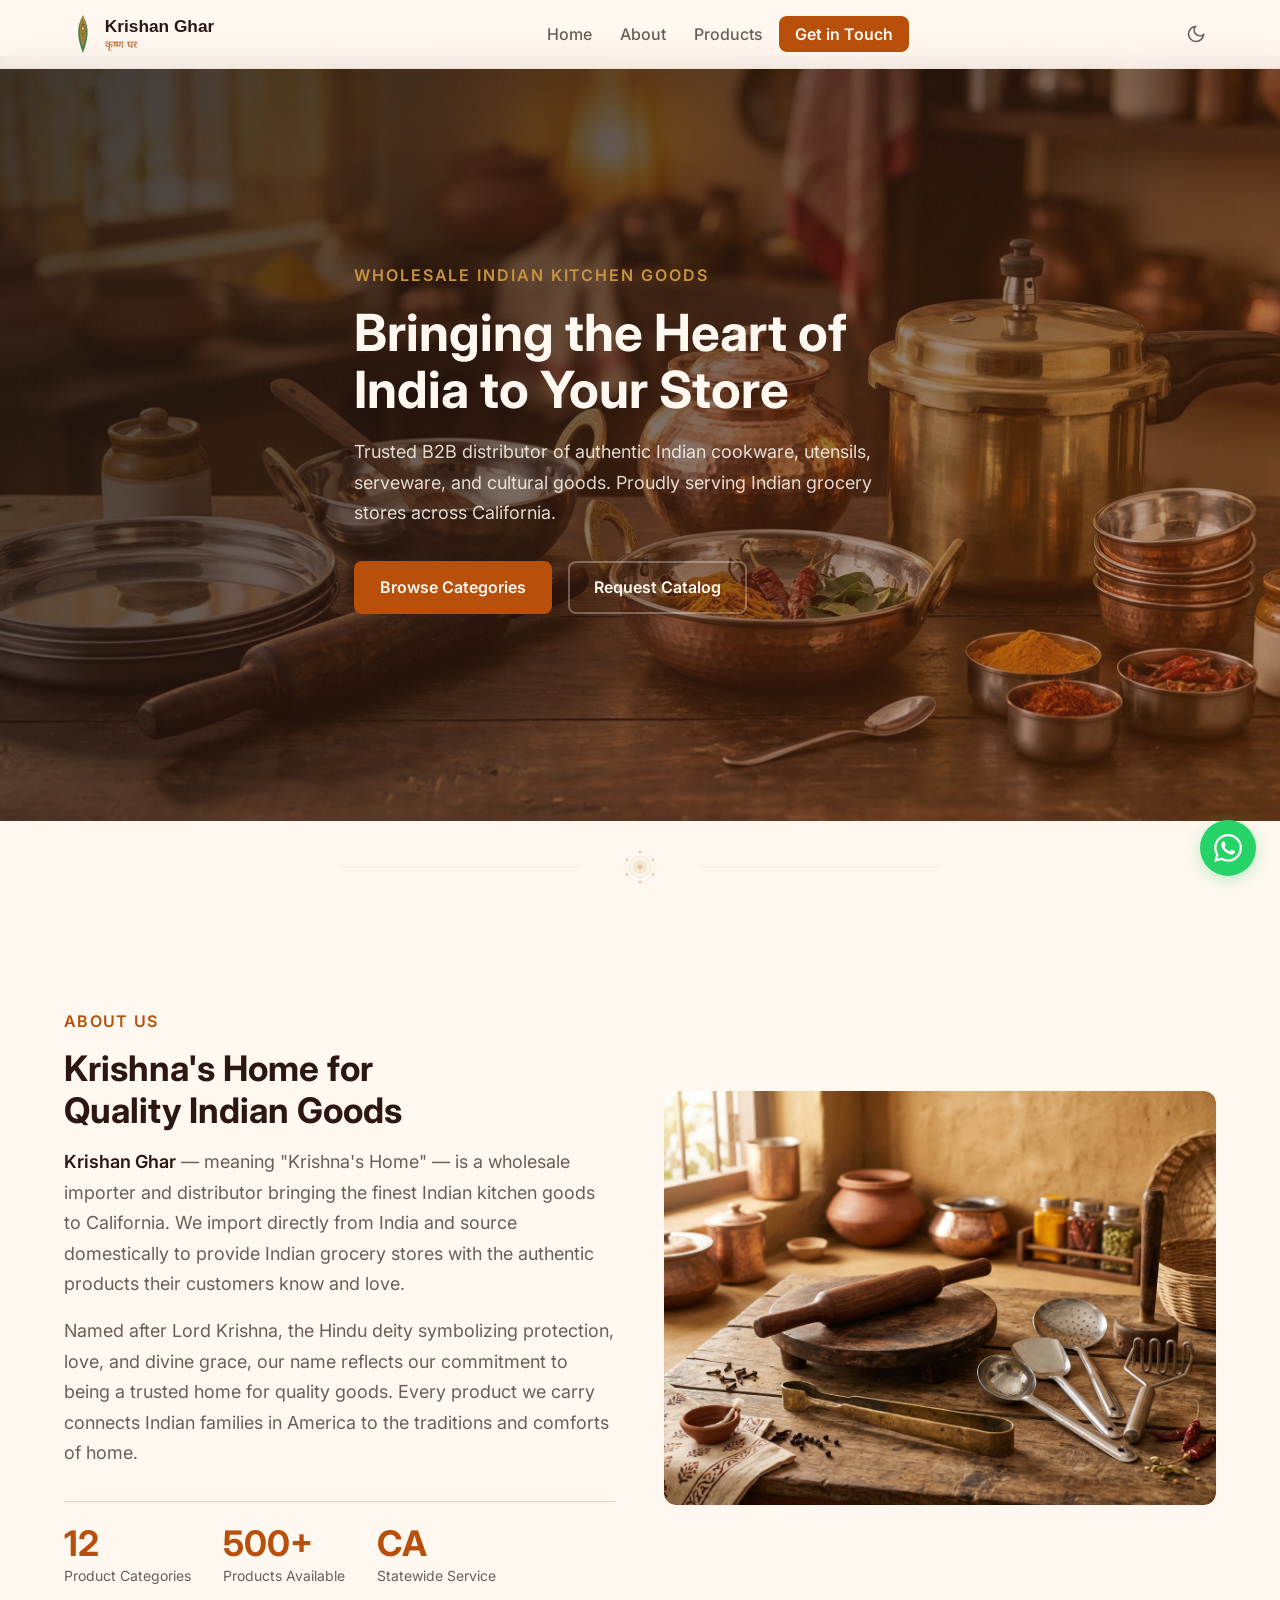
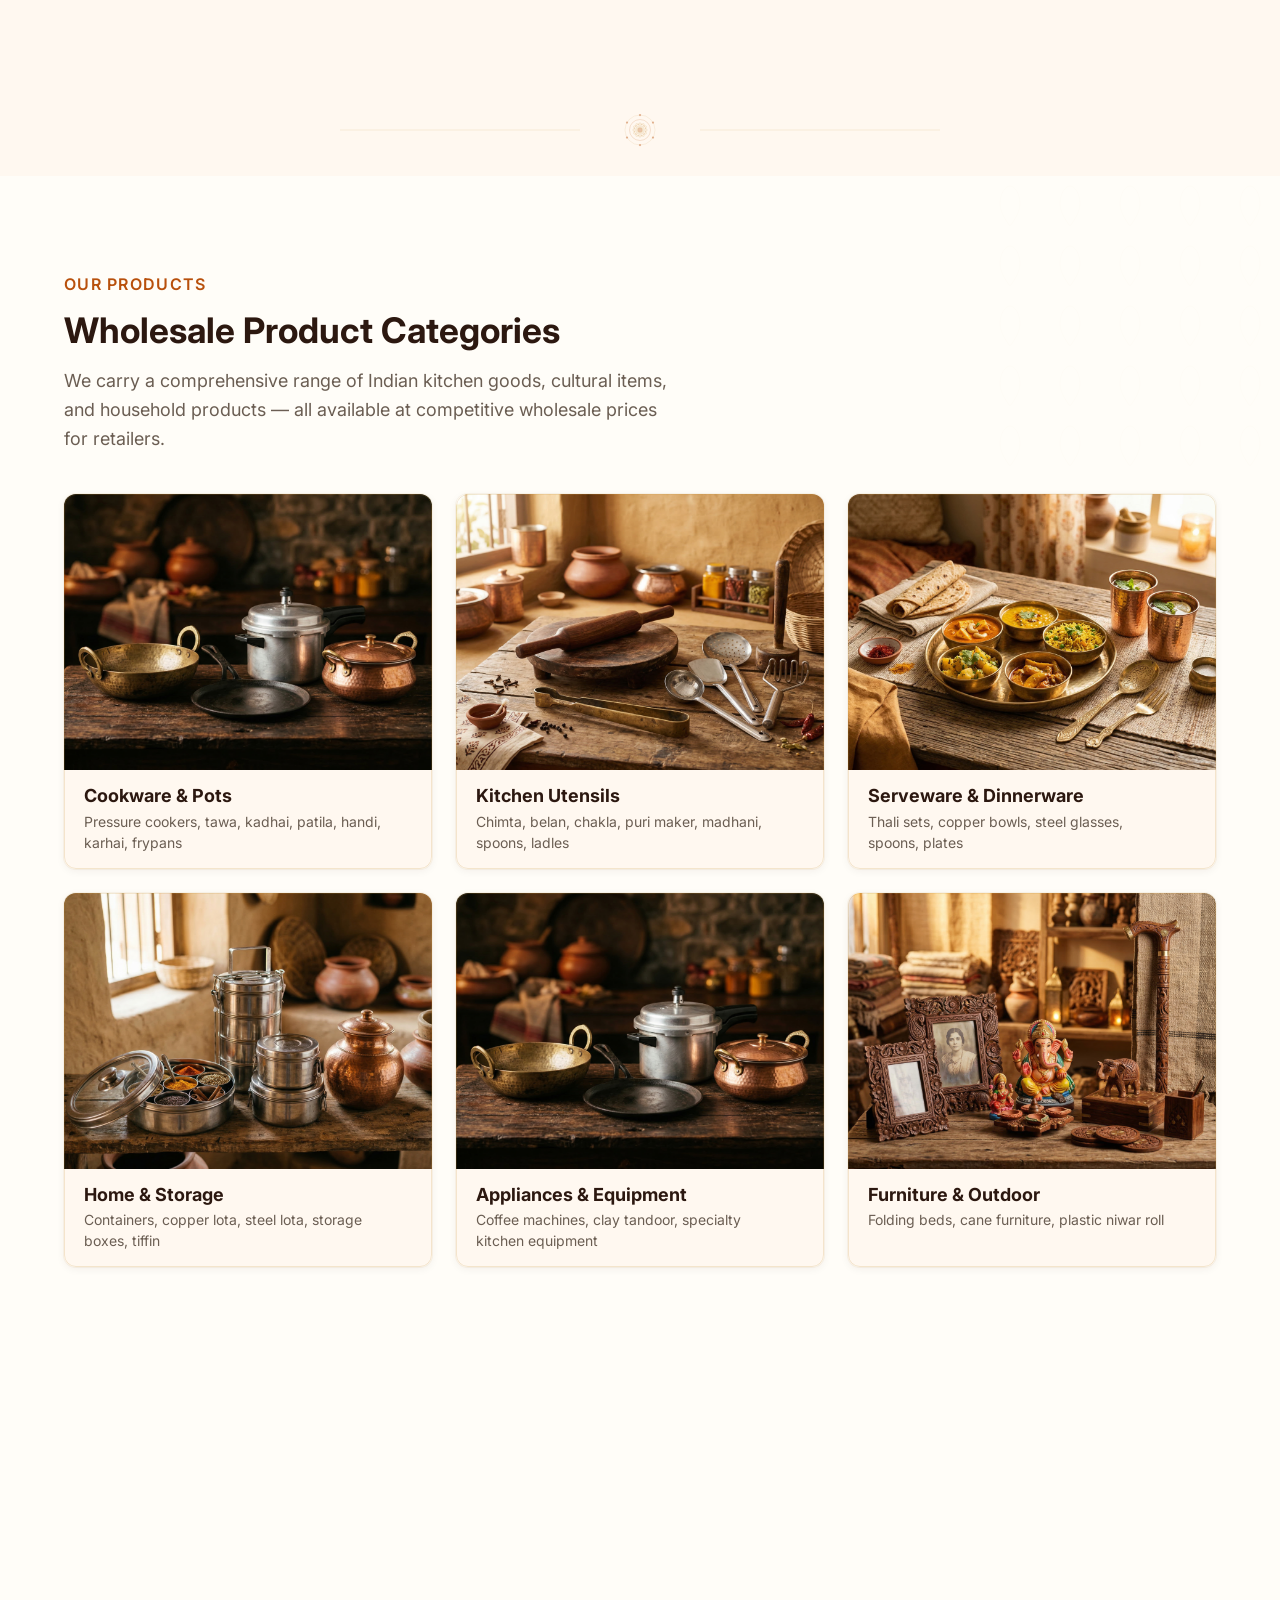
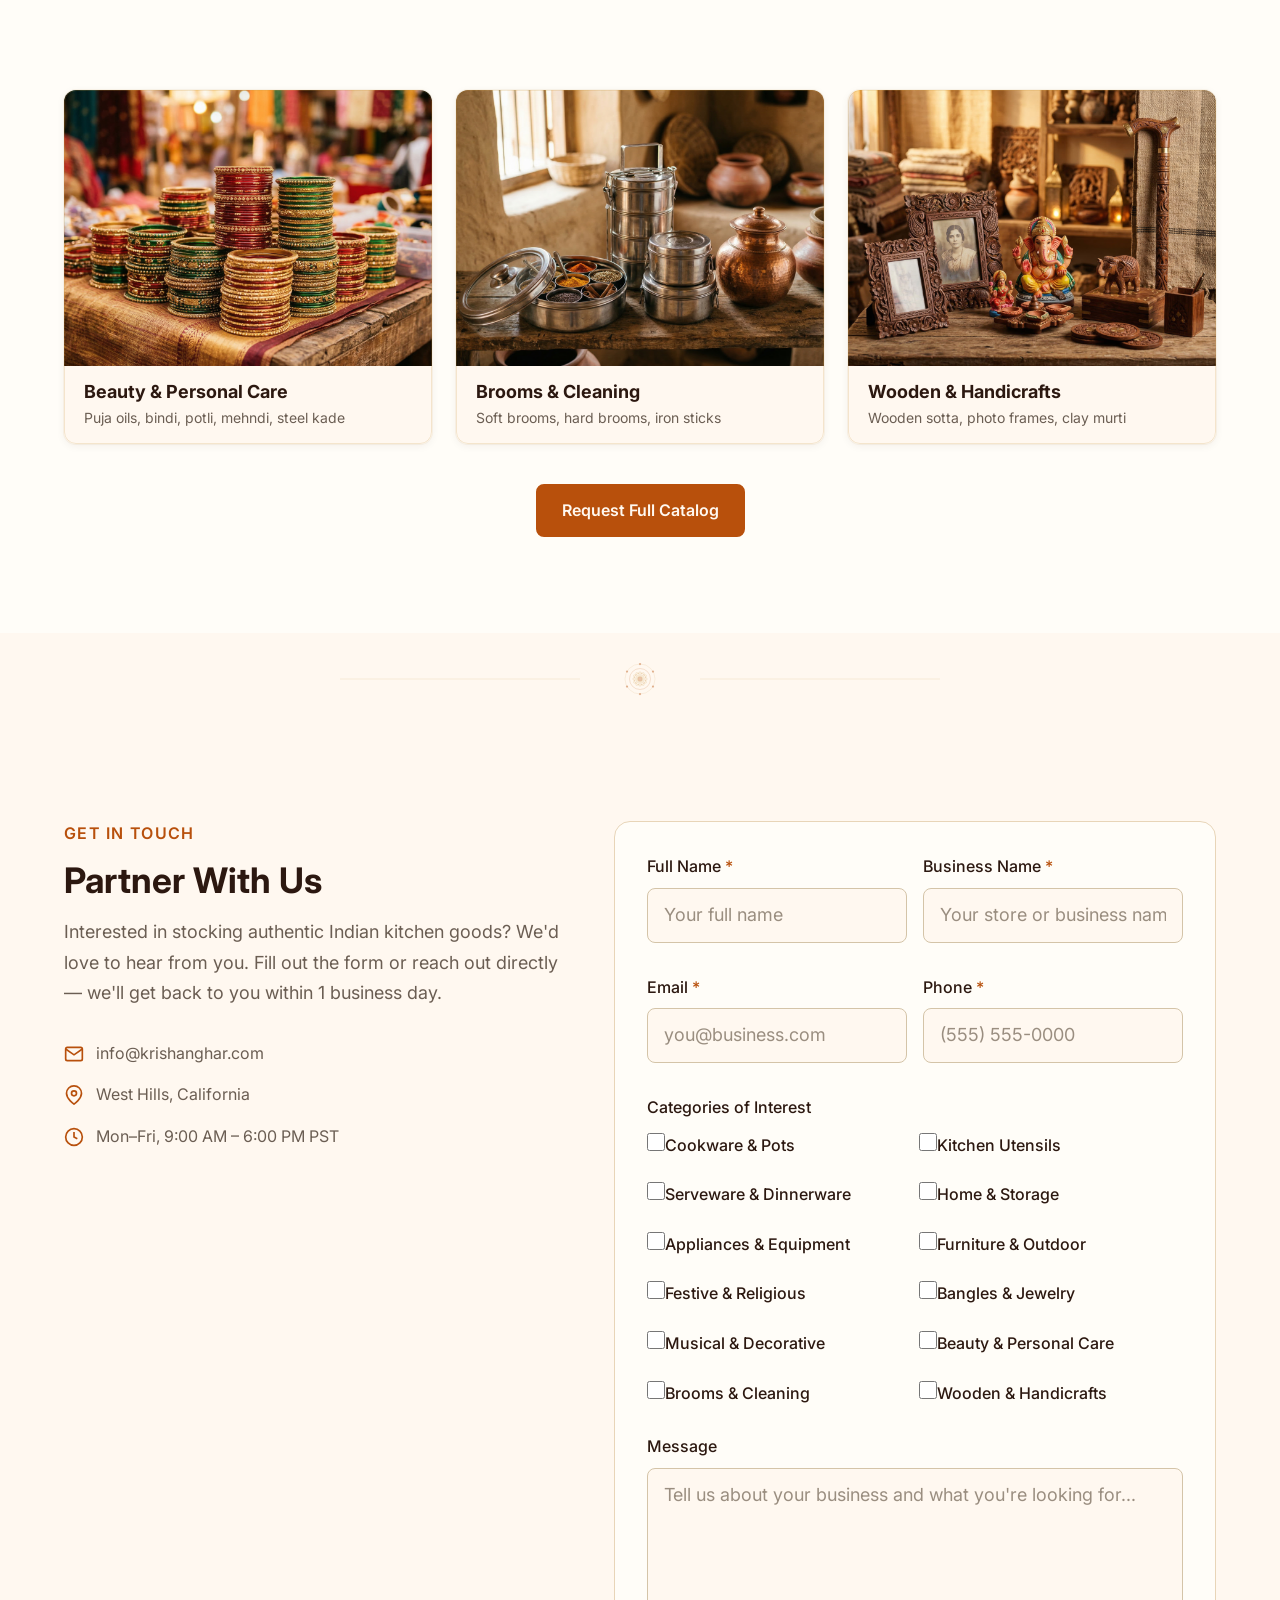
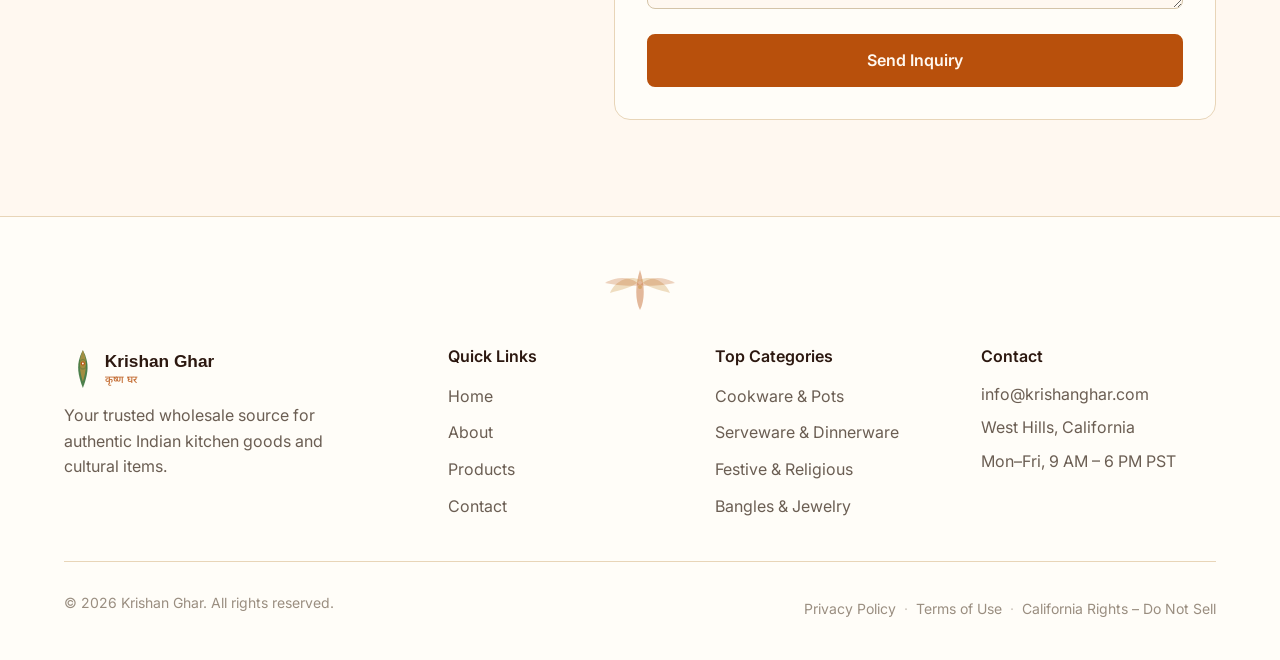
<file: index.html>
<!DOCTYPE html>
<html lang="en">
<head>
<meta charset="UTF-8">
<meta name="viewport" content="width=device-width, initial-scale=1.0">
<title>Krishan Ghar — Wholesale Indian Kitchen Goods Distributor | West Hills, CA</title>
<meta name="description" content="Krishan Ghar is a B2B wholesale importer and distributor of authentic Indian kitchen goods, cookware, utensils, serveware, and cultural items. Serving Indian grocery stores across California from West Hills, CA.">
<meta name="keywords" content="Indian kitchen goods wholesale, B2B Indian cookware, wholesale Indian utensils, Indian grocery distributor California, pressure cooker wholesale, thali sets wholesale, puja items wholesale">

<!-- Open Graph -->
<meta property="og:type" content="website">
<meta property="og:title" content="Krishan Ghar — Wholesale Indian Kitchen Goods Distributor">
<meta property="og:description" content="B2B wholesale importer and distributor of authentic Indian kitchen goods, cookware, utensils, and cultural items. Serving Indian grocery stores across California.">
<meta property="og:image" content="./assets/hero.jpg">
<meta property="og:url" content="https://krishanghar.com">
<meta property="og:site_name" content="Krishan Ghar">
<meta property="og:locale" content="en_US">

<!-- Twitter Card -->
<meta name="twitter:card" content="summary_large_image">
<meta name="twitter:title" content="Krishan Ghar — Wholesale Indian Kitchen Goods">
<meta name="twitter:description" content="B2B wholesale distributor of authentic Indian kitchen goods. Serving California grocery stores.">
<meta name="twitter:image" content="./assets/hero.jpg">

<!-- Fonts -->
<link href="https://api.fontshare.com/v2/css?f[]=satoshi@400,500,700&display=swap" rel="stylesheet">
<link rel="preconnect" href="https://fonts.googleapis.com">
<link rel="preconnect" href="https://fonts.gstatic.com" crossorigin>
<link href="https://fonts.googleapis.com/css2?family=Inter:wght@400;500;600&family=Noto+Sans+Devanagari:wght@400;500;600&display=swap" rel="stylesheet">

<!-- Styles -->
<link rel="stylesheet" href="./style.css">

<!-- Favicon - Inline SVG as data URI -->
<link rel="icon" type="image/svg+xml" href="data:image/svg+xml,%3Csvg xmlns='http://www.w3.org/2000/svg' viewBox='0 0 32 32'%3E%3Ccircle cx='16' cy='16' r='15' fill='%23B8500C'/%3E%3Cpath d='M16 6c0 0-2 4-2 8s2 10 2 10 2-6 2-10S16 6 16 6z' fill='%23C9943E' opacity='0.9'/%3E%3Cpath d='M10 14c2-2 6-2 6-2s-4 0-6 2c-2 2-2 6-2 6s0-4 2-6z' fill='%232D6A2E' opacity='0.7'/%3E%3Ccircle cx='16' cy='14' r='2' fill='%23FFF8F0'/%3E%3C/svg%3E">

<!-- JSON-LD Structured Data -->
<script type="application/ld+json">
{
  "@context": "https://schema.org",
  "@type": "LocalBusiness",
  "name": "Krishan Ghar",
  "alternateName": "KrishanGhar.com",
  "description": "B2B wholesale importer and distributor of authentic Indian kitchen goods, cookware, utensils, serveware, and cultural items serving Indian grocery stores across California.",
  "url": "https://krishanghar.com",
  "email": "info@krishanghar.com",
  "address": {
    "@type": "PostalAddress",
    "addressLocality": "West Hills",
    "addressRegion": "CA",
    "addressCountry": "US"
  },
  "areaServed": {
    "@type": "State",
    "name": "California"
  },
  "priceRange": "$$",
  "openingHoursSpecification": {
    "@type": "OpeningHoursSpecification",
    "dayOfWeek": ["Monday","Tuesday","Wednesday","Thursday","Friday"],
    "opens": "09:00",
    "closes": "18:00"
  },
  "sameAs": []
}
</script>
</head>
<body>

<!-- ===== HEADER ===== -->
<header class="header" id="header">
  <div class="header__inner">
    <!-- Logo SVG -->
    <a href="#hero" class="header__logo" aria-label="Krishan Ghar - Home">
      <svg class="logo-svg" viewBox="0 0 260 56" fill="none" xmlns="http://www.w3.org/2000/svg" aria-label="Krishan Ghar logo with peacock feather motif">
        <!-- Peacock feather motif -->
        <g class="logo-feather">
          <path d="M24 4c0 0-6 10-6 22s6 26 6 26 6-14 6-26S24 4 24 4z" fill="var(--color-green)" opacity="0.85"/>
          <path d="M24 4c0 0-4 8-4 18s4 22 4 22 4-12 4-22S24 4 24 4z" fill="var(--color-gold)" opacity="0.7"/>
          <path d="M24 8c0 0-2 6-2 14s2 18 2 18 2-10 2-18S24 8 24 8z" fill="var(--color-saffron)" opacity="0.6"/>
          <ellipse cx="24" cy="22" rx="5" ry="7" fill="var(--color-green)" opacity="0.3"/>
          <ellipse cx="24" cy="22" rx="3.5" ry="5" fill="var(--color-gold)" opacity="0.5"/>
          <circle cx="24" cy="21" r="2.5" fill="var(--color-saffron)"/>
          <circle cx="24" cy="21" r="1.2" fill="var(--color-cream)"/>
          <!-- Feather barbs -->
          <path d="M18 16c3-1 6 0 6 0" stroke="var(--color-green)" stroke-width="0.5" opacity="0.5"/>
          <path d="M30 16c-3-1-6 0-6 0" stroke="var(--color-green)" stroke-width="0.5" opacity="0.5"/>
          <path d="M17 24c3 0 7 0 7 0" stroke="var(--color-green)" stroke-width="0.5" opacity="0.4"/>
          <path d="M31 24c-3 0-7 0-7 0" stroke="var(--color-green)" stroke-width="0.5" opacity="0.4"/>
        </g>
        <!-- Text: Krishan Ghar -->
        <text x="52" y="26" font-family="'Satoshi', sans-serif" font-weight="700" font-size="22" fill="var(--color-text)">Krishan Ghar</text>
        <!-- Devanagari subtitle -->
        <text x="52" y="46" font-family="'Noto Sans Devanagari', sans-serif" font-weight="500" font-size="13" fill="var(--color-saffron)" opacity="0.85">कृष्ण घर</text>
      </svg>
    </a>

    <!-- Navigation -->
    <nav class="header__nav" id="main-nav" aria-label="Main navigation">
      <ul class="nav__list" role="list">
        <li><a href="#hero" class="nav__link">Home</a></li>
        <li><a href="#about" class="nav__link">About</a></li>
        <li><a href="#products" class="nav__link">Products</a></li>
        <li><a href="#contact" class="nav__link nav__link--cta">Get in Touch</a></li>
      </ul>
    </nav>

    <div class="header__actions">
      <!-- Dark mode toggle -->
      <button class="theme-toggle" data-theme-toggle aria-label="Switch to dark mode">
        <svg width="20" height="20" viewBox="0 0 24 24" fill="none" stroke="currentColor" stroke-width="2">
          <path d="M21 12.79A9 9 0 1 1 11.21 3 7 7 0 0 0 21 12.79z"/>
        </svg>
      </button>
      <!-- Mobile menu button -->
      <button class="hamburger" id="hamburger" aria-label="Open menu" aria-expanded="false">
        <span></span>
        <span></span>
        <span></span>
      </button>
    </div>
  </div>
</header>

<!-- ===== HERO SECTION ===== -->
<section class="hero" id="hero">
  <!-- Paisley texture overlay -->
  <div class="hero__texture" aria-hidden="true"></div>
  <div class="hero__overlay" aria-hidden="true"></div>
  <img class="hero__image" src="./assets/hero.jpg" alt="Traditional Indian kitchen goods including brass cookware, copper vessels, steel thali plates, and spices arranged on a wooden surface" loading="eager" width="1920" height="1080">
  <div class="hero__content">
    <p class="hero__tagline">Wholesale Indian Kitchen Goods</p>
    <h1 class="hero__title">Bringing the Heart of<br>India to Your Store</h1>
    <p class="hero__subtitle">Trusted B2B distributor of authentic Indian cookware, utensils, serveware, and cultural goods. Proudly serving Indian grocery stores across California.</p>
    <div class="hero__actions">
      <a href="#products" class="btn btn--primary">Browse Categories</a>
      <a href="#contact" class="btn btn--outline">Request Catalog</a>
    </div>
  </div>
</section>

<!-- Mandala Divider -->
<div class="mandala-divider" aria-hidden="true">
  <svg viewBox="0 0 800 60" xmlns="http://www.w3.org/2000/svg">
    <line x1="0" y1="30" x2="320" y2="30" stroke="var(--color-gold)" stroke-width="0.5" opacity="0.4"/>
    <line x1="480" y1="30" x2="800" y2="30" stroke="var(--color-gold)" stroke-width="0.5" opacity="0.4"/>
    <g transform="translate(400,30)">
      <!-- Central mandala pattern -->
      <circle r="20" fill="none" stroke="var(--color-gold)" stroke-width="0.5" opacity="0.3"/>
      <circle r="14" fill="none" stroke="var(--color-saffron)" stroke-width="0.5" opacity="0.4"/>
      <circle r="8" fill="none" stroke="var(--color-gold)" stroke-width="0.5" opacity="0.5"/>
      <circle r="3" fill="var(--color-saffron)" opacity="0.3"/>
      <!-- Petals -->
      <g opacity="0.35">
        <ellipse rx="3" ry="10" transform="rotate(0)" fill="none" stroke="var(--color-gold)" stroke-width="0.5"/>
        <ellipse rx="3" ry="10" transform="rotate(30)" fill="none" stroke="var(--color-gold)" stroke-width="0.5"/>
        <ellipse rx="3" ry="10" transform="rotate(60)" fill="none" stroke="var(--color-gold)" stroke-width="0.5"/>
        <ellipse rx="3" ry="10" transform="rotate(90)" fill="none" stroke="var(--color-gold)" stroke-width="0.5"/>
        <ellipse rx="3" ry="10" transform="rotate(120)" fill="none" stroke="var(--color-gold)" stroke-width="0.5"/>
        <ellipse rx="3" ry="10" transform="rotate(150)" fill="none" stroke="var(--color-gold)" stroke-width="0.5"/>
      </g>
      <!-- Outer dots -->
      <circle cx="0" cy="-20" r="1.5" fill="var(--color-saffron)" opacity="0.4"/>
      <circle cx="17.3" cy="-10" r="1.5" fill="var(--color-saffron)" opacity="0.4"/>
      <circle cx="17.3" cy="10" r="1.5" fill="var(--color-saffron)" opacity="0.4"/>
      <circle cx="0" cy="20" r="1.5" fill="var(--color-saffron)" opacity="0.4"/>
      <circle cx="-17.3" cy="10" r="1.5" fill="var(--color-saffron)" opacity="0.4"/>
      <circle cx="-17.3" cy="-10" r="1.5" fill="var(--color-saffron)" opacity="0.4"/>
    </g>
  </svg>
</div>

<!-- ===== ABOUT SECTION ===== -->
<section class="about" id="about">
  <div class="container">
    <div class="about__grid">
      <div class="about__content">
        <p class="section-label">About Us</p>
        <h2 class="section-title">Krishna's Home for<br>Quality Indian Goods</h2>
        <p class="about__text"><strong>Krishan Ghar</strong> — meaning "Krishna's Home" — is a wholesale importer and distributor bringing the finest Indian kitchen goods to California. We import directly from India and source domestically to provide Indian grocery stores with the authentic products their customers know and love.</p>
        <p class="about__text">Named after Lord Krishna, the Hindu deity symbolizing protection, love, and divine grace, our name reflects our commitment to being a trusted home for quality goods. Every product we carry connects Indian families in America to the traditions and comforts of home.</p>
        <div class="about__stats">
          <div class="stat">
            <span class="stat__number">12</span>
            <span class="stat__label">Product Categories</span>
          </div>
          <div class="stat">
            <span class="stat__number">500+</span>
            <span class="stat__label">Products Available</span>
          </div>
          <div class="stat">
            <span class="stat__number">CA</span>
            <span class="stat__label">Statewide Service</span>
          </div>
        </div>
      </div>
      <div class="about__visual">
        <div class="about__image-wrapper">
          <img src="./assets/cat-utensils.jpg" alt="Traditional Indian kitchen utensils including belan, chakla, chimta, and steel ladles" loading="lazy" width="800" height="600">
          <div class="about__image-border" aria-hidden="true"></div>
        </div>
      </div>
    </div>
  </div>
</section>

<!-- Mandala Divider -->
<div class="mandala-divider" aria-hidden="true">
  <svg viewBox="0 0 800 60" xmlns="http://www.w3.org/2000/svg">
    <line x1="0" y1="30" x2="320" y2="30" stroke="var(--color-gold)" stroke-width="0.5" opacity="0.4"/>
    <line x1="480" y1="30" x2="800" y2="30" stroke="var(--color-gold)" stroke-width="0.5" opacity="0.4"/>
    <g transform="translate(400,30)">
      <circle r="20" fill="none" stroke="var(--color-gold)" stroke-width="0.5" opacity="0.3"/>
      <circle r="14" fill="none" stroke="var(--color-saffron)" stroke-width="0.5" opacity="0.4"/>
      <circle r="8" fill="none" stroke="var(--color-gold)" stroke-width="0.5" opacity="0.5"/>
      <circle r="3" fill="var(--color-saffron)" opacity="0.3"/>
      <g opacity="0.35">
        <ellipse rx="3" ry="10" transform="rotate(0)" fill="none" stroke="var(--color-gold)" stroke-width="0.5"/>
        <ellipse rx="3" ry="10" transform="rotate(30)" fill="none" stroke="var(--color-gold)" stroke-width="0.5"/>
        <ellipse rx="3" ry="10" transform="rotate(60)" fill="none" stroke="var(--color-gold)" stroke-width="0.5"/>
        <ellipse rx="3" ry="10" transform="rotate(90)" fill="none" stroke="var(--color-gold)" stroke-width="0.5"/>
        <ellipse rx="3" ry="10" transform="rotate(120)" fill="none" stroke="var(--color-gold)" stroke-width="0.5"/>
        <ellipse rx="3" ry="10" transform="rotate(150)" fill="none" stroke="var(--color-gold)" stroke-width="0.5"/>
      </g>
      <circle cx="0" cy="-20" r="1.5" fill="var(--color-saffron)" opacity="0.4"/>
      <circle cx="17.3" cy="-10" r="1.5" fill="var(--color-saffron)" opacity="0.4"/>
      <circle cx="17.3" cy="10" r="1.5" fill="var(--color-saffron)" opacity="0.4"/>
      <circle cx="0" cy="20" r="1.5" fill="var(--color-saffron)" opacity="0.4"/>
      <circle cx="-17.3" cy="10" r="1.5" fill="var(--color-saffron)" opacity="0.4"/>
      <circle cx="-17.3" cy="-10" r="1.5" fill="var(--color-saffron)" opacity="0.4"/>
    </g>
  </svg>
</div>

<!-- ===== PRODUCTS SECTION ===== -->
<section class="products" id="products">
  <div class="container">
    <p class="section-label">Our Products</p>
    <h2 class="section-title">Wholesale Product Categories</h2>
    <p class="section-desc">We carry a comprehensive range of Indian kitchen goods, cultural items, and household products — all available at competitive wholesale prices for retailers.</p>

    <div class="products__grid">
      <!-- 1. Cookware -->
      <article class="product-card">
        <div class="product-card__image">
          <img src="./assets/cat-cookware.jpg" alt="Traditional Indian cookware including brass kadhai, pressure cooker, iron tawa, and copper handi" loading="lazy" width="600" height="450">
        </div>
        <div class="product-card__content">
          <h3 class="product-card__title">Cookware & Pots</h3>
          <p class="product-card__desc">Pressure cookers, tawa, kadhai, patila, handi, karhai, frypans</p>
        </div>
        <div class="product-card__border" aria-hidden="true"></div>
      </article>

      <!-- 2. Utensils -->
      <article class="product-card">
        <div class="product-card__image">
          <img src="./assets/cat-utensils.jpg" alt="Indian kitchen utensils including belan rolling pin, chakla board, chimta tongs, and steel ladles" loading="lazy" width="600" height="450">
        </div>
        <div class="product-card__content">
          <h3 class="product-card__title">Kitchen Utensils</h3>
          <p class="product-card__desc">Chimta, belan, chakla, puri maker, madhani, spoons, ladles</p>
        </div>
        <div class="product-card__border" aria-hidden="true"></div>
      </article>

      <!-- 3. Serveware -->
      <article class="product-card">
        <div class="product-card__image">
          <img src="./assets/cat-serveware.jpg" alt="Indian serveware with brass thali plate, katori bowls, copper glasses, and serving spoons" loading="lazy" width="600" height="450">
        </div>
        <div class="product-card__content">
          <h3 class="product-card__title">Serveware & Dinnerware</h3>
          <p class="product-card__desc">Thali sets, copper bowls, steel glasses, spoons, plates</p>
        </div>
        <div class="product-card__border" aria-hidden="true"></div>
      </article>

      <!-- 4. Storage -->
      <article class="product-card">
        <div class="product-card__image">
          <img src="./assets/cat-storage.jpg" alt="Indian home storage items including masala dabba spice box, tiffin carrier, copper lota, and steel containers" loading="lazy" width="600" height="450">
        </div>
        <div class="product-card__content">
          <h3 class="product-card__title">Home & Storage</h3>
          <p class="product-card__desc">Containers, copper lota, steel lota, storage boxes, tiffin</p>
        </div>
        <div class="product-card__border" aria-hidden="true"></div>
      </article>

      <!-- 5. Appliances -->
      <article class="product-card">
        <div class="product-card__image">
          <img src="./assets/cat-cookware.jpg" alt="Indian kitchen appliances and equipment including clay tandoor and specialty machines" loading="lazy" width="600" height="450">
        </div>
        <div class="product-card__content">
          <h3 class="product-card__title">Appliances & Equipment</h3>
          <p class="product-card__desc">Coffee machines, clay tandoor, specialty kitchen equipment</p>
        </div>
        <div class="product-card__border" aria-hidden="true"></div>
      </article>

      <!-- 6. Furniture -->
      <article class="product-card">
        <div class="product-card__image">
          <img src="./assets/cat-handicrafts.jpg" alt="Indian furniture and outdoor items including folding beds and cane furniture" loading="lazy" width="600" height="450">
        </div>
        <div class="product-card__content">
          <h3 class="product-card__title">Furniture & Outdoor</h3>
          <p class="product-card__desc">Folding beds, cane furniture, plastic niwar roll</p>
        </div>
        <div class="product-card__border" aria-hidden="true"></div>
      </article>

      <!-- 7. Festive -->
      <article class="product-card">
        <div class="product-card__image">
          <img src="./assets/cat-festive.jpg" alt="Indian puja and festive items with brass diyas, Ganesh murti, incense, and kumkum" loading="lazy" width="600" height="450">
        </div>
        <div class="product-card__content">
          <h3 class="product-card__title">Festive & Religious</h3>
          <p class="product-card__desc">Puja samagri, Ganesh murti, diyas, chandan, karwa items</p>
        </div>
        <div class="product-card__border" aria-hidden="true"></div>
      </article>

      <!-- 8. Bangles -->
      <article class="product-card">
        <div class="product-card__image">
          <img src="./assets/cat-bangles.jpg" alt="Colorful Indian glass bangles in red, green, and gold stacked on display" loading="lazy" width="600" height="450">
        </div>
        <div class="product-card__content">
          <h3 class="product-card__title">Bangles & Jewelry</h3>
          <p class="product-card__desc">Fancy bangles, churiya, glass bangles, rakhis</p>
        </div>
        <div class="product-card__border" aria-hidden="true"></div>
      </article>

      <!-- 9. Musical -->
      <article class="product-card">
        <div class="product-card__image">
          <img src="./assets/cat-festive.jpg" alt="Indian musical and decorative items including dholki drums and fancy trays" loading="lazy" width="600" height="450">
        </div>
        <div class="product-card__content">
          <h3 class="product-card__title">Musical & Decorative</h3>
          <p class="product-card__desc">Dholki, tumbiyan, whistles, fancy trays</p>
        </div>
        <div class="product-card__border" aria-hidden="true"></div>
      </article>

      <!-- 10. Beauty -->
      <article class="product-card">
        <div class="product-card__image">
          <img src="./assets/cat-bangles.jpg" alt="Indian beauty and personal care items including bindi, mehndi, and traditional accessories" loading="lazy" width="600" height="450">
        </div>
        <div class="product-card__content">
          <h3 class="product-card__title">Beauty & Personal Care</h3>
          <p class="product-card__desc">Puja oils, bindi, potli, mehndi, steel kade</p>
        </div>
        <div class="product-card__border" aria-hidden="true"></div>
      </article>

      <!-- 11. Brooms -->
      <article class="product-card">
        <div class="product-card__image">
          <img src="./assets/cat-storage.jpg" alt="Indian brooms and cleaning supplies including soft brooms and hard brooms" loading="lazy" width="600" height="450">
        </div>
        <div class="product-card__content">
          <h3 class="product-card__title">Brooms & Cleaning</h3>
          <p class="product-card__desc">Soft brooms, hard brooms, iron sticks</p>
        </div>
        <div class="product-card__border" aria-hidden="true"></div>
      </article>

      <!-- 12. Wooden -->
      <article class="product-card">
        <div class="product-card__image">
          <img src="./assets/cat-handicrafts.jpg" alt="Indian wooden handicrafts with carved photo frames, clay murti figurines, and decorative items" loading="lazy" width="600" height="450">
        </div>
        <div class="product-card__content">
          <h3 class="product-card__title">Wooden & Handicrafts</h3>
          <p class="product-card__desc">Wooden sotta, photo frames, clay murti</p>
        </div>
        <div class="product-card__border" aria-hidden="true"></div>
      </article>
    </div>

    <div class="products__cta">
      <a href="#contact" class="btn btn--primary">Request Full Catalog</a>
    </div>
  </div>
</section>

<!-- Mandala Divider -->
<div class="mandala-divider" aria-hidden="true">
  <svg viewBox="0 0 800 60" xmlns="http://www.w3.org/2000/svg">
    <line x1="0" y1="30" x2="320" y2="30" stroke="var(--color-gold)" stroke-width="0.5" opacity="0.4"/>
    <line x1="480" y1="30" x2="800" y2="30" stroke="var(--color-gold)" stroke-width="0.5" opacity="0.4"/>
    <g transform="translate(400,30)">
      <circle r="20" fill="none" stroke="var(--color-gold)" stroke-width="0.5" opacity="0.3"/>
      <circle r="14" fill="none" stroke="var(--color-saffron)" stroke-width="0.5" opacity="0.4"/>
      <circle r="8" fill="none" stroke="var(--color-gold)" stroke-width="0.5" opacity="0.5"/>
      <circle r="3" fill="var(--color-saffron)" opacity="0.3"/>
      <g opacity="0.35">
        <ellipse rx="3" ry="10" transform="rotate(0)" fill="none" stroke="var(--color-gold)" stroke-width="0.5"/>
        <ellipse rx="3" ry="10" transform="rotate(30)" fill="none" stroke="var(--color-gold)" stroke-width="0.5"/>
        <ellipse rx="3" ry="10" transform="rotate(60)" fill="none" stroke="var(--color-gold)" stroke-width="0.5"/>
        <ellipse rx="3" ry="10" transform="rotate(90)" fill="none" stroke="var(--color-gold)" stroke-width="0.5"/>
        <ellipse rx="3" ry="10" transform="rotate(120)" fill="none" stroke="var(--color-gold)" stroke-width="0.5"/>
        <ellipse rx="3" ry="10" transform="rotate(150)" fill="none" stroke="var(--color-gold)" stroke-width="0.5"/>
      </g>
      <circle cx="0" cy="-20" r="1.5" fill="var(--color-saffron)" opacity="0.4"/>
      <circle cx="17.3" cy="-10" r="1.5" fill="var(--color-saffron)" opacity="0.4"/>
      <circle cx="17.3" cy="10" r="1.5" fill="var(--color-saffron)" opacity="0.4"/>
      <circle cx="0" cy="20" r="1.5" fill="var(--color-saffron)" opacity="0.4"/>
      <circle cx="-17.3" cy="10" r="1.5" fill="var(--color-saffron)" opacity="0.4"/>
      <circle cx="-17.3" cy="-10" r="1.5" fill="var(--color-saffron)" opacity="0.4"/>
    </g>
  </svg>
</div>

<!-- ===== CONTACT SECTION ===== -->
<section class="contact" id="contact">
  <div class="container">
    <div class="contact__grid">
      <div class="contact__info">
        <p class="section-label">Get in Touch</p>
        <h2 class="section-title">Partner With Us</h2>
        <p class="contact__text">Interested in stocking authentic Indian kitchen goods? We'd love to hear from you. Fill out the form or reach out directly — we'll get back to you within 1 business day.</p>

        <div class="contact__details">
          <div class="contact__detail">
            <svg width="20" height="20" viewBox="0 0 24 24" fill="none" stroke="var(--color-saffron)" stroke-width="2" aria-hidden="true"><path d="M4 4h16c1.1 0 2 .9 2 2v12c0 1.1-.9 2-2 2H4c-1.1 0-2-.9-2-2V6c0-1.1.9-2 2-2z"/><polyline points="22,6 12,13 2,6"/></svg>
            <a href="mailto:info@krishanghar.com">info@krishanghar.com</a>
          </div>
          <div class="contact__detail">
            <svg width="20" height="20" viewBox="0 0 24 24" fill="none" stroke="var(--color-saffron)" stroke-width="2" aria-hidden="true"><path d="M21 10c0 7-9 13-9 13s-9-6-9-13a9 9 0 0 1 18 0z"/><circle cx="12" cy="10" r="3"/></svg>
            <span>West Hills, California</span>
          </div>
          <div class="contact__detail">
            <svg width="20" height="20" viewBox="0 0 24 24" fill="none" stroke="var(--color-saffron)" stroke-width="2" aria-hidden="true"><circle cx="12" cy="12" r="10"/><polyline points="12 6 12 12 16 14"/></svg>
            <span>Mon–Fri, 9:00 AM – 6:00 PM PST</span>
          </div>
        </div>
      </div>

      <div class="contact__form-wrapper">
        <form id="contact-form" class="contact-form" novalidate>
          <div class="form-row">
            <div class="form-group">
              <label for="name">Full Name <span class="required">*</span></label>
              <input type="text" id="name" name="name" required placeholder="Your full name" autocomplete="name">
              <span class="form-error" aria-live="polite"></span>
            </div>
            <div class="form-group">
              <label for="business">Business Name <span class="required">*</span></label>
              <input type="text" id="business" name="business" required placeholder="Your store or business name" autocomplete="organization">
              <span class="form-error" aria-live="polite"></span>
            </div>
          </div>
          <div class="form-row">
            <div class="form-group">
              <label for="email">Email <span class="required">*</span></label>
              <input type="email" id="email" name="email" required placeholder="you@business.com" autocomplete="email">
              <span class="form-error" aria-live="polite"></span>
            </div>
            <div class="form-group">
              <label for="phone">Phone <span class="required">*</span></label>
              <input type="tel" id="phone" name="phone" required placeholder="(555) 555-0000" autocomplete="tel">
              <span class="form-error" aria-live="polite"></span>
            </div>
          </div>

          <div class="form-group">
            <label>Categories of Interest</label>
            <div class="checkbox-grid">
              <label class="checkbox-label"><input type="checkbox" name="categories" value="Cookware & Pots"><span>Cookware & Pots</span></label>
              <label class="checkbox-label"><input type="checkbox" name="categories" value="Kitchen Utensils"><span>Kitchen Utensils</span></label>
              <label class="checkbox-label"><input type="checkbox" name="categories" value="Serveware & Dinnerware"><span>Serveware & Dinnerware</span></label>
              <label class="checkbox-label"><input type="checkbox" name="categories" value="Home & Storage"><span>Home & Storage</span></label>
              <label class="checkbox-label"><input type="checkbox" name="categories" value="Appliances & Equipment"><span>Appliances & Equipment</span></label>
              <label class="checkbox-label"><input type="checkbox" name="categories" value="Furniture & Outdoor"><span>Furniture & Outdoor</span></label>
              <label class="checkbox-label"><input type="checkbox" name="categories" value="Festive & Religious"><span>Festive & Religious</span></label>
              <label class="checkbox-label"><input type="checkbox" name="categories" value="Bangles & Jewelry"><span>Bangles & Jewelry</span></label>
              <label class="checkbox-label"><input type="checkbox" name="categories" value="Musical & Decorative"><span>Musical & Decorative</span></label>
              <label class="checkbox-label"><input type="checkbox" name="categories" value="Beauty & Personal Care"><span>Beauty & Personal Care</span></label>
              <label class="checkbox-label"><input type="checkbox" name="categories" value="Brooms & Cleaning"><span>Brooms & Cleaning</span></label>
              <label class="checkbox-label"><input type="checkbox" name="categories" value="Wooden & Handicrafts"><span>Wooden & Handicrafts</span></label>
            </div>
          </div>

          <div class="form-group">
            <label for="message">Message</label>
            <textarea id="message" name="message" rows="4" placeholder="Tell us about your business and what you're looking for..."></textarea>
          </div>

          <div class="form__success" role="alert"></div>
          <div class="form__error" role="alert"></div>

          <button type="submit" class="btn btn--primary btn--full">
            <span class="btn__text">Send Inquiry</span>
            <span class="btn__loading" aria-hidden="true">
              <svg width="20" height="20" viewBox="0 0 24 24" fill="none" stroke="currentColor" stroke-width="2"><path d="M12 2v4M12 18v4M4.93 4.93l2.83 2.83M16.24 16.24l2.83 2.83M2 12h4M18 12h4M4.93 19.07l2.83-2.83M16.24 7.76l2.83-2.83"/></svg>
            </span>
          </button>
        </form>
      </div>
    </div>
  </div>
</section>

<!-- ===== FOOTER ===== -->
<footer class="footer">
  <!-- Lotus ornament -->
  <div class="footer__lotus" aria-hidden="true">
    <svg viewBox="0 0 120 50" xmlns="http://www.w3.org/2000/svg" width="120" height="50">
      <!-- Center petal -->
      <path d="M60 5 C55 20, 55 35, 60 45 C65 35, 65 20, 60 5z" fill="var(--color-saffron)" opacity="0.4"/>
      <!-- Left petals -->
      <path d="M60 15 C50 10, 35 15, 30 28 C40 25, 55 22, 60 15z" fill="var(--color-gold)" opacity="0.3"/>
      <path d="M60 20 C52 12, 38 10, 25 18 C35 20, 52 22, 60 20z" fill="var(--color-saffron)" opacity="0.25"/>
      <!-- Right petals -->
      <path d="M60 15 C70 10, 85 15, 90 28 C80 25, 65 22, 60 15z" fill="var(--color-gold)" opacity="0.3"/>
      <path d="M60 20 C68 12, 82 10, 95 18 C85 20, 68 22, 60 20z" fill="var(--color-saffron)" opacity="0.25"/>
      <!-- Inner dots -->
      <circle cx="60" cy="22" r="2" fill="var(--color-gold)" opacity="0.5"/>
    </svg>
  </div>

  <div class="container">
    <div class="footer__grid">
      <div class="footer__brand">
        <svg class="footer__logo" viewBox="0 0 200 56" fill="none" xmlns="http://www.w3.org/2000/svg" aria-label="Krishan Ghar">
          <g class="logo-feather">
            <path d="M24 4c0 0-6 10-6 22s6 26 6 26 6-14 6-26S24 4 24 4z" fill="var(--color-green)" opacity="0.85"/>
            <path d="M24 4c0 0-4 8-4 18s4 22 4 22 4-12 4-22S24 4 24 4z" fill="var(--color-gold)" opacity="0.7"/>
            <ellipse cx="24" cy="22" rx="5" ry="7" fill="var(--color-green)" opacity="0.3"/>
            <ellipse cx="24" cy="22" rx="3.5" ry="5" fill="var(--color-gold)" opacity="0.5"/>
            <circle cx="24" cy="21" r="2.5" fill="var(--color-saffron)"/>
            <circle cx="24" cy="21" r="1.2" fill="var(--color-cream)"/>
          </g>
          <text x="52" y="26" font-family="'Satoshi', sans-serif" font-weight="700" font-size="22" fill="var(--color-text)">Krishan Ghar</text>
          <text x="52" y="46" font-family="'Noto Sans Devanagari', sans-serif" font-weight="500" font-size="13" fill="var(--color-saffron)" opacity="0.85">कृष्ण घर</text>
        </svg>
        <p class="footer__tagline">Your trusted wholesale source for authentic Indian kitchen goods and cultural items.</p>
      </div>
      <div class="footer__links">
        <h3>Quick Links</h3>
        <ul role="list">
          <li><a href="#hero">Home</a></li>
          <li><a href="#about">About</a></li>
          <li><a href="#products">Products</a></li>
          <li><a href="#contact">Contact</a></li>
        </ul>
      </div>
      <div class="footer__links">
        <h3>Top Categories</h3>
        <ul role="list">
          <li><a href="#products">Cookware & Pots</a></li>
          <li><a href="#products">Serveware & Dinnerware</a></li>
          <li><a href="#products">Festive & Religious</a></li>
          <li><a href="#products">Bangles & Jewelry</a></li>
        </ul>
      </div>
      <div class="footer__contact">
        <h3>Contact</h3>
        <p><a href="mailto:info@krishanghar.com">info@krishanghar.com</a></p>
        <p>West Hills, California</p>
        <p>Mon–Fri, 9 AM – 6 PM PST</p>
      </div>
    </div>
    <div class="footer__bottom">
      <p>&copy; 2026 Krishan Ghar. All rights reserved.</p>
      <div class="footer__legal">
        <a href="privacy-policy.html">Privacy Policy</a>
        <span class="footer__legal-sep">·</span>
        <a href="terms-of-use.html">Terms of Use</a>
        <span class="footer__legal-sep">·</span>
        <a href="california-rights.html">California Rights – Do Not Sell</a>
      </div>
    </div>
  </div>
</footer>

<!-- WhatsApp floating button -->
<a href="https://wa.me/?text=Hi%2C%20I%27m%20interested%20in%20wholesale%20Indian%20kitchen%20goods%20from%20Krishan%20Ghar." class="whatsapp-btn" target="_blank" rel="noopener noreferrer" aria-label="Contact us on WhatsApp">
  <svg width="28" height="28" viewBox="0 0 24 24" fill="white">
    <path d="M17.472 14.382c-.297-.149-1.758-.867-2.03-.967-.273-.099-.471-.148-.67.15-.197.297-.767.966-.94 1.164-.173.199-.347.223-.644.075-.297-.15-1.255-.463-2.39-1.475-.883-.788-1.48-1.761-1.653-2.059-.173-.297-.018-.458.13-.606.134-.133.298-.347.446-.52.149-.174.198-.298.298-.497.099-.198.05-.371-.025-.52-.075-.149-.669-1.612-.916-2.207-.242-.579-.487-.5-.669-.51-.173-.008-.371-.01-.57-.01-.198 0-.52.074-.792.372-.272.297-1.04 1.016-1.04 2.479 0 1.462 1.065 2.875 1.213 3.074.149.198 2.096 3.2 5.077 4.487.709.306 1.262.489 1.694.625.712.227 1.36.195 1.871.118.571-.085 1.758-.719 2.006-1.413.248-.694.248-1.289.173-1.413-.074-.124-.272-.198-.57-.347m-5.421 7.403h-.004a9.87 9.87 0 01-5.031-1.378l-.361-.214-3.741.982.998-3.648-.235-.374a9.86 9.86 0 01-1.51-5.26c.001-5.45 4.436-9.884 9.888-9.884 2.64 0 5.122 1.03 6.988 2.898a9.825 9.825 0 012.893 6.994c-.003 5.45-4.437 9.884-9.885 9.884m8.413-18.297A11.815 11.815 0 0012.05 0C5.495 0 .16 5.335.157 11.892c0 2.096.547 4.142 1.588 5.945L.057 24l6.305-1.654a11.882 11.882 0 005.683 1.448h.005c6.554 0 11.89-5.335 11.893-11.893a11.821 11.821 0 00-3.48-8.413z"/>
  </svg>
</a>

<script src="./script.js"></script>
</body>
</html>
</file>
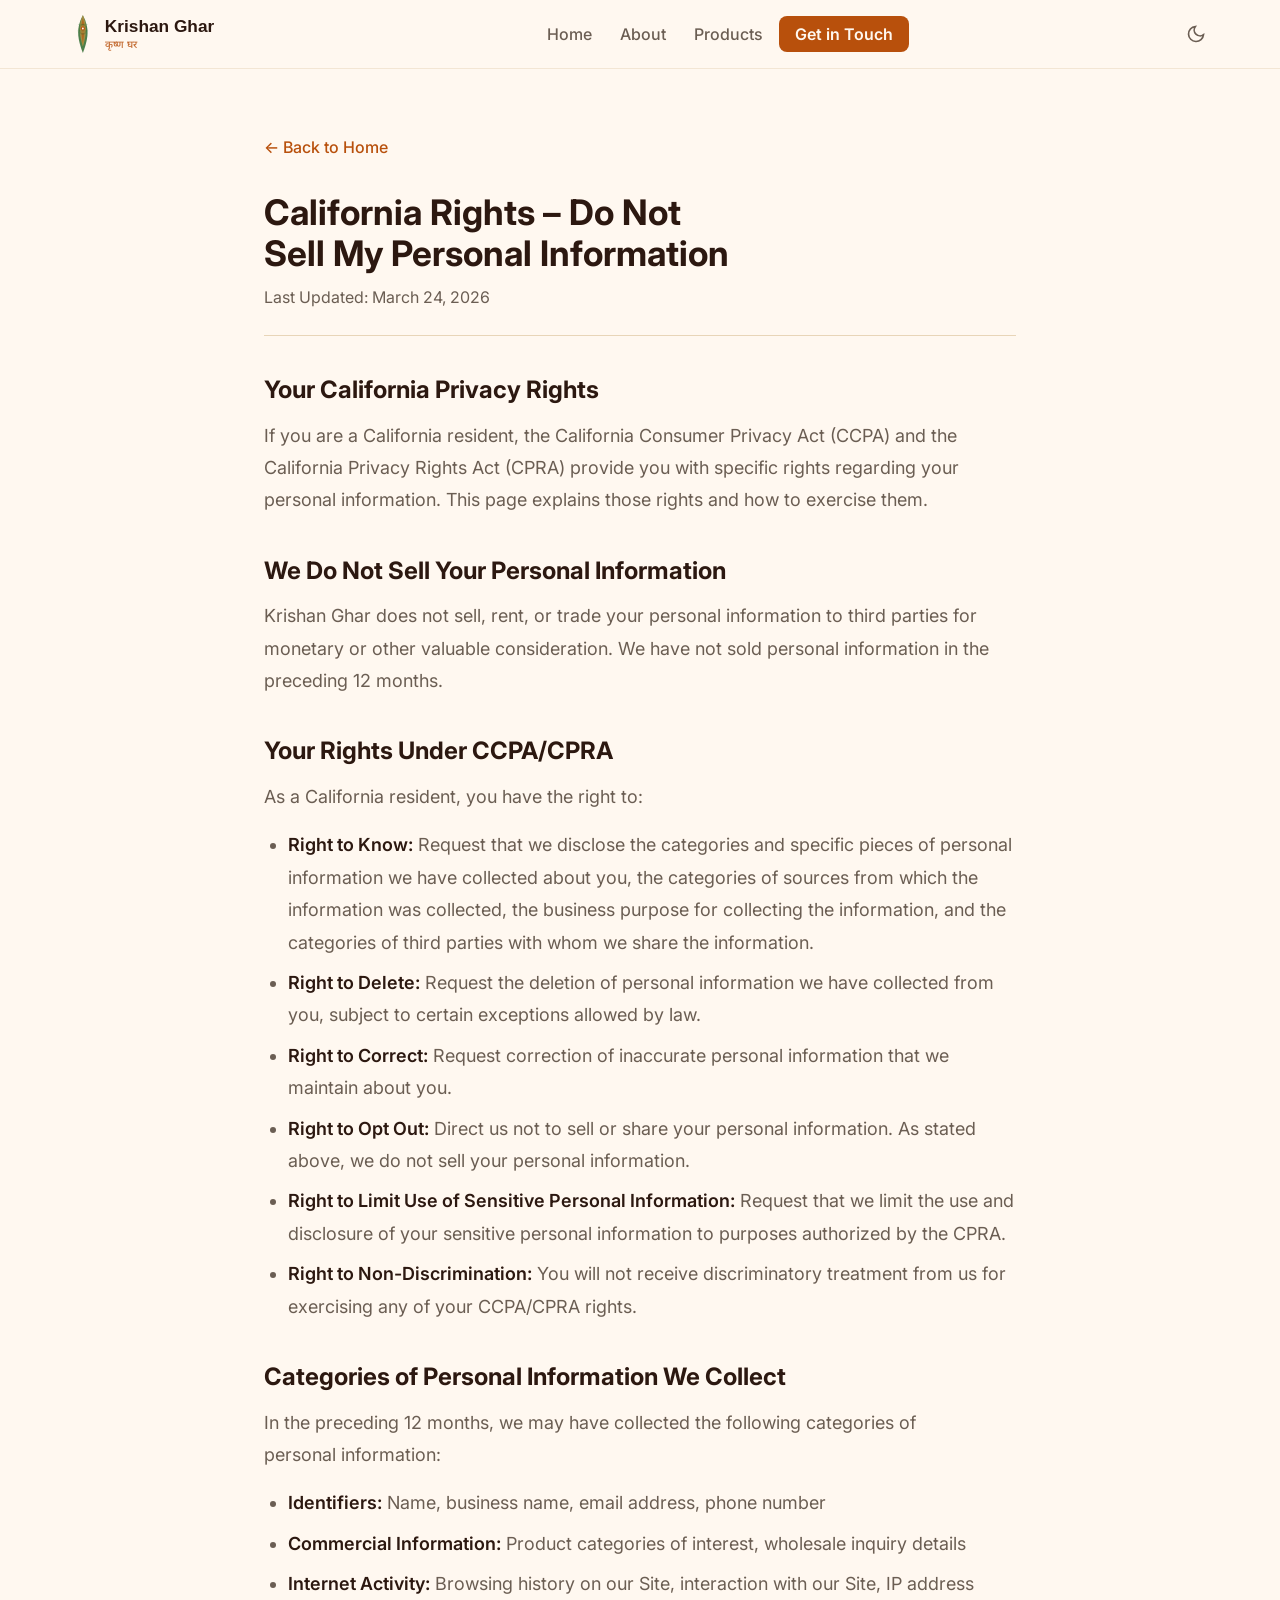
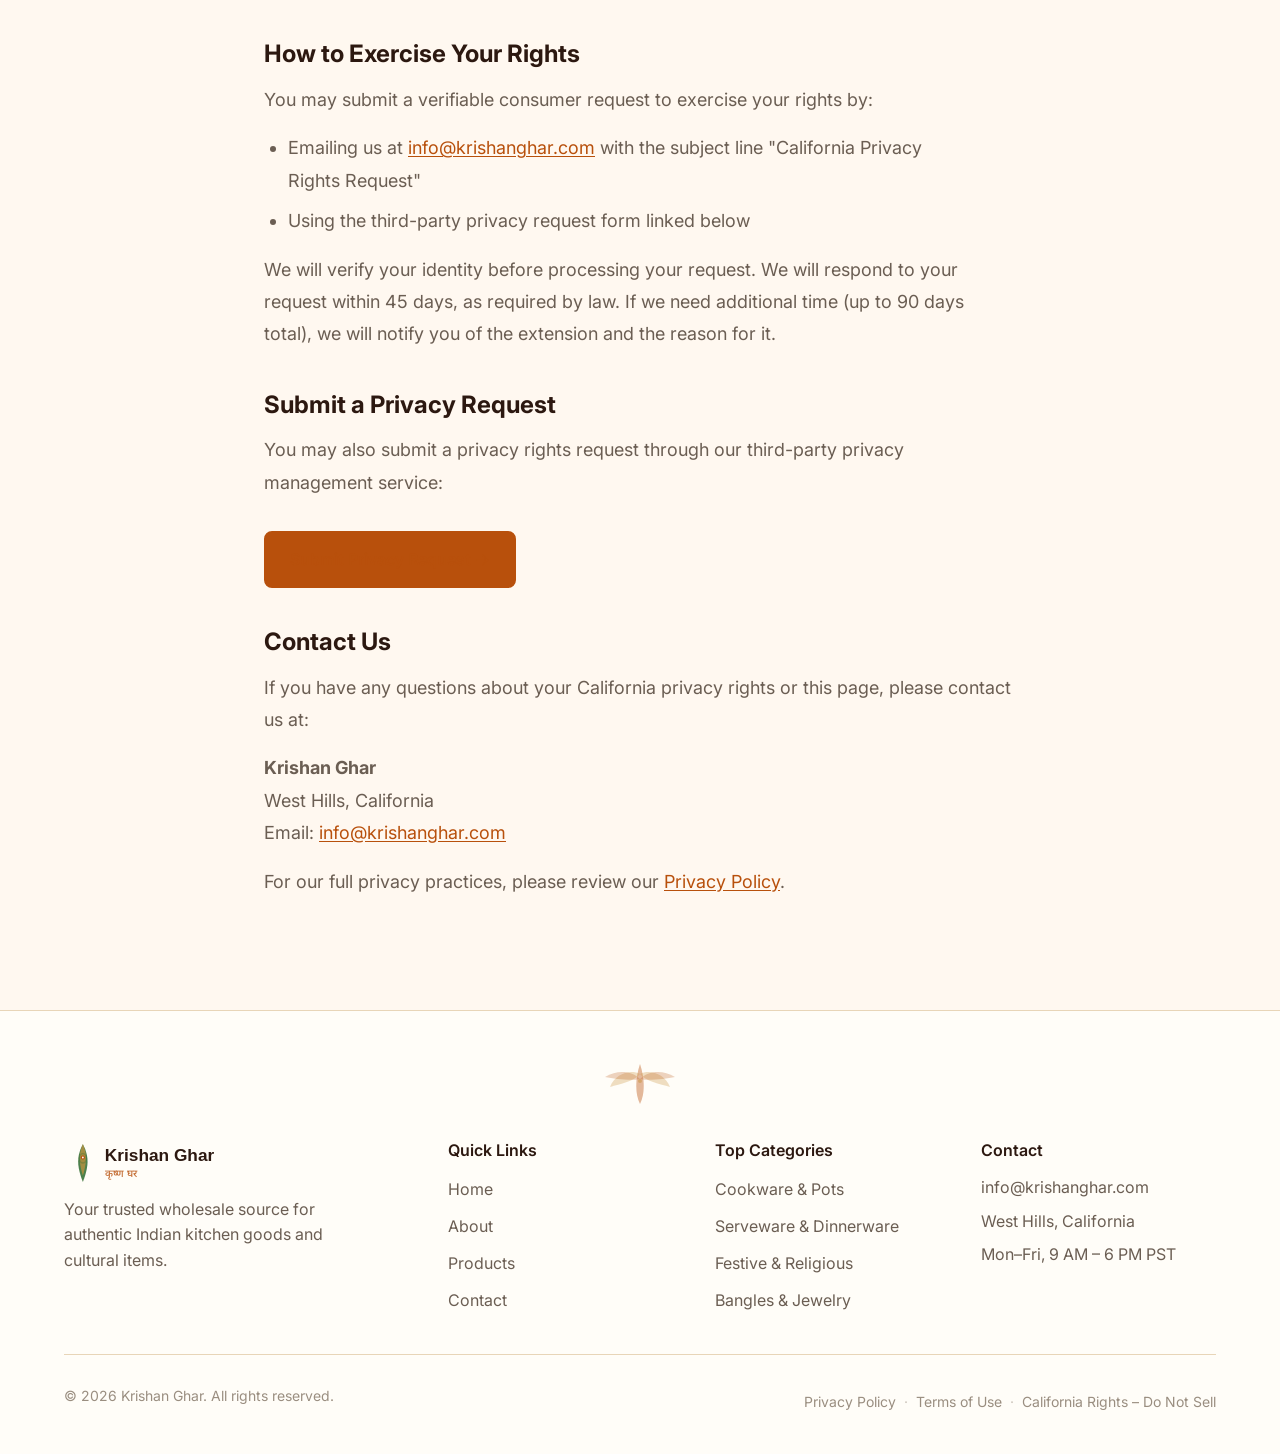
<file: california-rights.html>
<!DOCTYPE html>
<html lang="en">
<head>
<meta charset="UTF-8">
<meta name="viewport" content="width=device-width, initial-scale=1.0">
<title>California Rights – Do Not Sell — Krishan Ghar</title>
<meta name="description" content="California Consumer Privacy Act (CCPA) and California Privacy Rights Act (CPRA) rights information for Krishan Ghar customers and website visitors.">

<!-- Fonts -->
<link href="https://api.fontshare.com/v2/css?f[]=satoshi@400,500,700&display=swap" rel="stylesheet">
<link rel="preconnect" href="https://fonts.googleapis.com">
<link rel="preconnect" href="https://fonts.gstatic.com" crossorigin>
<link href="https://fonts.googleapis.com/css2?family=Inter:wght@400;500;600&family=Noto+Sans+Devanagari:wght@400;500;600&display=swap" rel="stylesheet">

<!-- Styles -->
<link rel="stylesheet" href="./style.css">

<!-- Favicon -->
<link rel="icon" type="image/svg+xml" href="data:image/svg+xml,%3Csvg xmlns='http://www.w3.org/2000/svg' viewBox='0 0 32 32'%3E%3Ccircle cx='16' cy='16' r='15' fill='%23B8500C'/%3E%3Cpath d='M16 6c0 0-2 4-2 8s2 10 2 10 2-6 2-10S16 6 16 6z' fill='%23C9943E' opacity='0.9'/%3E%3Cpath d='M10 14c2-2 6-2 6-2s-4 0-6 2c-2 2-2 6-2 6s0-4 2-6z' fill='%232D6A2E' opacity='0.7'/%3E%3Ccircle cx='16' cy='14' r='2' fill='%23FFF8F0'/%3E%3C/svg%3E">
</head>
<body>

<!-- ===== HEADER ===== -->
<header class="header" id="header">
  <div class="header__inner">
    <a href="index.html" class="header__logo" aria-label="Krishan Ghar - Home">
      <svg class="logo-svg" viewBox="0 0 260 56" fill="none" xmlns="http://www.w3.org/2000/svg" aria-label="Krishan Ghar logo with peacock feather motif">
        <g class="logo-feather">
          <path d="M24 4c0 0-6 10-6 22s6 26 6 26 6-14 6-26S24 4 24 4z" fill="var(--color-green)" opacity="0.85"/>
          <path d="M24 4c0 0-4 8-4 18s4 22 4 22 4-12 4-22S24 4 24 4z" fill="var(--color-gold)" opacity="0.7"/>
          <path d="M24 8c0 0-2 6-2 14s2 18 2 18 2-10 2-18S24 8 24 8z" fill="var(--color-saffron)" opacity="0.6"/>
          <ellipse cx="24" cy="22" rx="5" ry="7" fill="var(--color-green)" opacity="0.3"/>
          <ellipse cx="24" cy="22" rx="3.5" ry="5" fill="var(--color-gold)" opacity="0.5"/>
          <circle cx="24" cy="21" r="2.5" fill="var(--color-saffron)"/>
          <circle cx="24" cy="21" r="1.2" fill="var(--color-cream)"/>
          <path d="M18 16c3-1 6 0 6 0" stroke="var(--color-green)" stroke-width="0.5" opacity="0.5"/>
          <path d="M30 16c-3-1-6 0-6 0" stroke="var(--color-green)" stroke-width="0.5" opacity="0.5"/>
          <path d="M17 24c3 0 7 0 7 0" stroke="var(--color-green)" stroke-width="0.5" opacity="0.4"/>
          <path d="M31 24c-3 0-7 0-7 0" stroke="var(--color-green)" stroke-width="0.5" opacity="0.4"/>
        </g>
        <text x="52" y="26" font-family="'Satoshi', sans-serif" font-weight="700" font-size="22" fill="var(--color-text)">Krishan Ghar</text>
        <text x="52" y="46" font-family="'Noto Sans Devanagari', sans-serif" font-weight="500" font-size="13" fill="var(--color-saffron)" opacity="0.85">कृष्ण घर</text>
      </svg>
    </a>

    <nav class="header__nav" id="main-nav" aria-label="Main navigation">
      <ul class="nav__list" role="list">
        <li><a href="index.html#hero" class="nav__link">Home</a></li>
        <li><a href="index.html#about" class="nav__link">About</a></li>
        <li><a href="index.html#products" class="nav__link">Products</a></li>
        <li><a href="index.html#contact" class="nav__link nav__link--cta">Get in Touch</a></li>
      </ul>
    </nav>

    <div class="header__actions">
      <button class="theme-toggle" data-theme-toggle aria-label="Switch to dark mode">
        <svg width="20" height="20" viewBox="0 0 24 24" fill="none" stroke="currentColor" stroke-width="2">
          <path d="M21 12.79A9 9 0 1 1 11.21 3 7 7 0 0 0 21 12.79z"/>
        </svg>
      </button>
      <button class="hamburger" id="hamburger" aria-label="Open menu" aria-expanded="false">
        <span></span>
        <span></span>
        <span></span>
      </button>
    </div>
  </div>
</header>

<!-- ===== CALIFORNIA RIGHTS ===== -->
<main class="legal-page">
  <div class="legal-container">
    <a href="index.html" class="legal-back">← Back to Home</a>

    <div class="legal-header">
      <h1>California Rights – Do Not Sell My Personal Information</h1>
      <p class="legal-updated">Last Updated: March 24, 2026</p>
    </div>

    <div class="legal-content">
      <h2>Your California Privacy Rights</h2>
      <p>If you are a California resident, the California Consumer Privacy Act (CCPA) and the California Privacy Rights Act (CPRA) provide you with specific rights regarding your personal information. This page explains those rights and how to exercise them.</p>

      <h2>We Do Not Sell Your Personal Information</h2>
      <p>Krishan Ghar does not sell, rent, or trade your personal information to third parties for monetary or other valuable consideration. We have not sold personal information in the preceding 12 months.</p>

      <h2>Your Rights Under CCPA/CPRA</h2>
      <p>As a California resident, you have the right to:</p>
      <ul>
        <li><strong>Right to Know:</strong> Request that we disclose the categories and specific pieces of personal information we have collected about you, the categories of sources from which the information was collected, the business purpose for collecting the information, and the categories of third parties with whom we share the information.</li>
        <li><strong>Right to Delete:</strong> Request the deletion of personal information we have collected from you, subject to certain exceptions allowed by law.</li>
        <li><strong>Right to Correct:</strong> Request correction of inaccurate personal information that we maintain about you.</li>
        <li><strong>Right to Opt Out:</strong> Direct us not to sell or share your personal information. As stated above, we do not sell your personal information.</li>
        <li><strong>Right to Limit Use of Sensitive Personal Information:</strong> Request that we limit the use and disclosure of your sensitive personal information to purposes authorized by the CPRA.</li>
        <li><strong>Right to Non-Discrimination:</strong> You will not receive discriminatory treatment from us for exercising any of your CCPA/CPRA rights.</li>
      </ul>

      <h2>Categories of Personal Information We Collect</h2>
      <p>In the preceding 12 months, we may have collected the following categories of personal information:</p>
      <ul>
        <li><strong>Identifiers:</strong> Name, business name, email address, phone number</li>
        <li><strong>Commercial Information:</strong> Product categories of interest, wholesale inquiry details</li>
        <li><strong>Internet Activity:</strong> Browsing history on our Site, interaction with our Site, IP address</li>
      </ul>

      <h2>How to Exercise Your Rights</h2>
      <p>You may submit a verifiable consumer request to exercise your rights by:</p>
      <ul>
        <li>Emailing us at <a href="mailto:info@krishanghar.com">info@krishanghar.com</a> with the subject line "California Privacy Rights Request"</li>
        <li>Using the third-party privacy request form linked below</li>
      </ul>
      <p>We will verify your identity before processing your request. We will respond to your request within 45 days, as required by law. If we need additional time (up to 90 days total), we will notify you of the extension and the reason for it.</p>

      <h2>Submit a Privacy Request</h2>
      <p>You may also submit a privacy rights request through our third-party privacy management service:</p>
      <p>
        <a href="https://www.protectdataprivacy.com/?ref=krishanghar.com" target="_blank" rel="noopener noreferrer" class="legal-cta">Submit Privacy Request →</a>
      </p>

      <h2>Contact Us</h2>
      <p>If you have any questions about your California privacy rights or this page, please contact us at:</p>
      <p>
        <strong>Krishan Ghar</strong><br>
        West Hills, California<br>
        Email: <a href="mailto:info@krishanghar.com">info@krishanghar.com</a>
      </p>
      <p>For our full privacy practices, please review our <a href="privacy-policy.html">Privacy Policy</a>.</p>
    </div>
  </div>
</main>

<!-- ===== FOOTER ===== -->
<footer class="footer">
  <div class="footer__lotus" aria-hidden="true">
    <svg viewBox="0 0 120 50" xmlns="http://www.w3.org/2000/svg" width="120" height="50">
      <path d="M60 5 C55 20, 55 35, 60 45 C65 35, 65 20, 60 5z" fill="var(--color-saffron)" opacity="0.4"/>
      <path d="M60 15 C50 10, 35 15, 30 28 C40 25, 55 22, 60 15z" fill="var(--color-gold)" opacity="0.3"/>
      <path d="M60 20 C52 12, 38 10, 25 18 C35 20, 52 22, 60 20z" fill="var(--color-saffron)" opacity="0.25"/>
      <path d="M60 15 C70 10, 85 15, 90 28 C80 25, 65 22, 60 15z" fill="var(--color-gold)" opacity="0.3"/>
      <path d="M60 20 C68 12, 82 10, 95 18 C85 20, 68 22, 60 20z" fill="var(--color-saffron)" opacity="0.25"/>
      <circle cx="60" cy="22" r="2" fill="var(--color-gold)" opacity="0.5"/>
    </svg>
  </div>

  <div class="container">
    <div class="footer__grid">
      <div class="footer__brand">
        <svg class="footer__logo" viewBox="0 0 200 56" fill="none" xmlns="http://www.w3.org/2000/svg" aria-label="Krishan Ghar">
          <g class="logo-feather">
            <path d="M24 4c0 0-6 10-6 22s6 26 6 26 6-14 6-26S24 4 24 4z" fill="var(--color-green)" opacity="0.85"/>
            <path d="M24 4c0 0-4 8-4 18s4 22 4 22 4-12 4-22S24 4 24 4z" fill="var(--color-gold)" opacity="0.7"/>
            <ellipse cx="24" cy="22" rx="5" ry="7" fill="var(--color-green)" opacity="0.3"/>
            <ellipse cx="24" cy="22" rx="3.5" ry="5" fill="var(--color-gold)" opacity="0.5"/>
            <circle cx="24" cy="21" r="2.5" fill="var(--color-saffron)"/>
            <circle cx="24" cy="21" r="1.2" fill="var(--color-cream)"/>
          </g>
          <text x="52" y="26" font-family="'Satoshi', sans-serif" font-weight="700" font-size="22" fill="var(--color-text)">Krishan Ghar</text>
          <text x="52" y="46" font-family="'Noto Sans Devanagari', sans-serif" font-weight="500" font-size="13" fill="var(--color-saffron)" opacity="0.85">कृष्ण घर</text>
        </svg>
        <p class="footer__tagline">Your trusted wholesale source for authentic Indian kitchen goods and cultural items.</p>
      </div>
      <div class="footer__links">
        <h3>Quick Links</h3>
        <ul role="list">
          <li><a href="index.html#hero">Home</a></li>
          <li><a href="index.html#about">About</a></li>
          <li><a href="index.html#products">Products</a></li>
          <li><a href="index.html#contact">Contact</a></li>
        </ul>
      </div>
      <div class="footer__links">
        <h3>Top Categories</h3>
        <ul role="list">
          <li><a href="index.html#products">Cookware & Pots</a></li>
          <li><a href="index.html#products">Serveware & Dinnerware</a></li>
          <li><a href="index.html#products">Festive & Religious</a></li>
          <li><a href="index.html#products">Bangles & Jewelry</a></li>
        </ul>
      </div>
      <div class="footer__contact">
        <h3>Contact</h3>
        <p><a href="mailto:info@krishanghar.com">info@krishanghar.com</a></p>
        <p>West Hills, California</p>
        <p>Mon–Fri, 9 AM – 6 PM PST</p>
      </div>
    </div>
    <div class="footer__bottom">
      <p>&copy; 2026 Krishan Ghar. All rights reserved.</p>
      <div class="footer__legal">
        <a href="privacy-policy.html">Privacy Policy</a>
        <span class="footer__legal-sep">·</span>
        <a href="terms-of-use.html">Terms of Use</a>
        <span class="footer__legal-sep">·</span>
        <a href="california-rights.html">California Rights – Do Not Sell</a>
      </div>
    </div>
  </div>
</footer>

<script src="./script.js"></script>
</body>
</html>
</file>
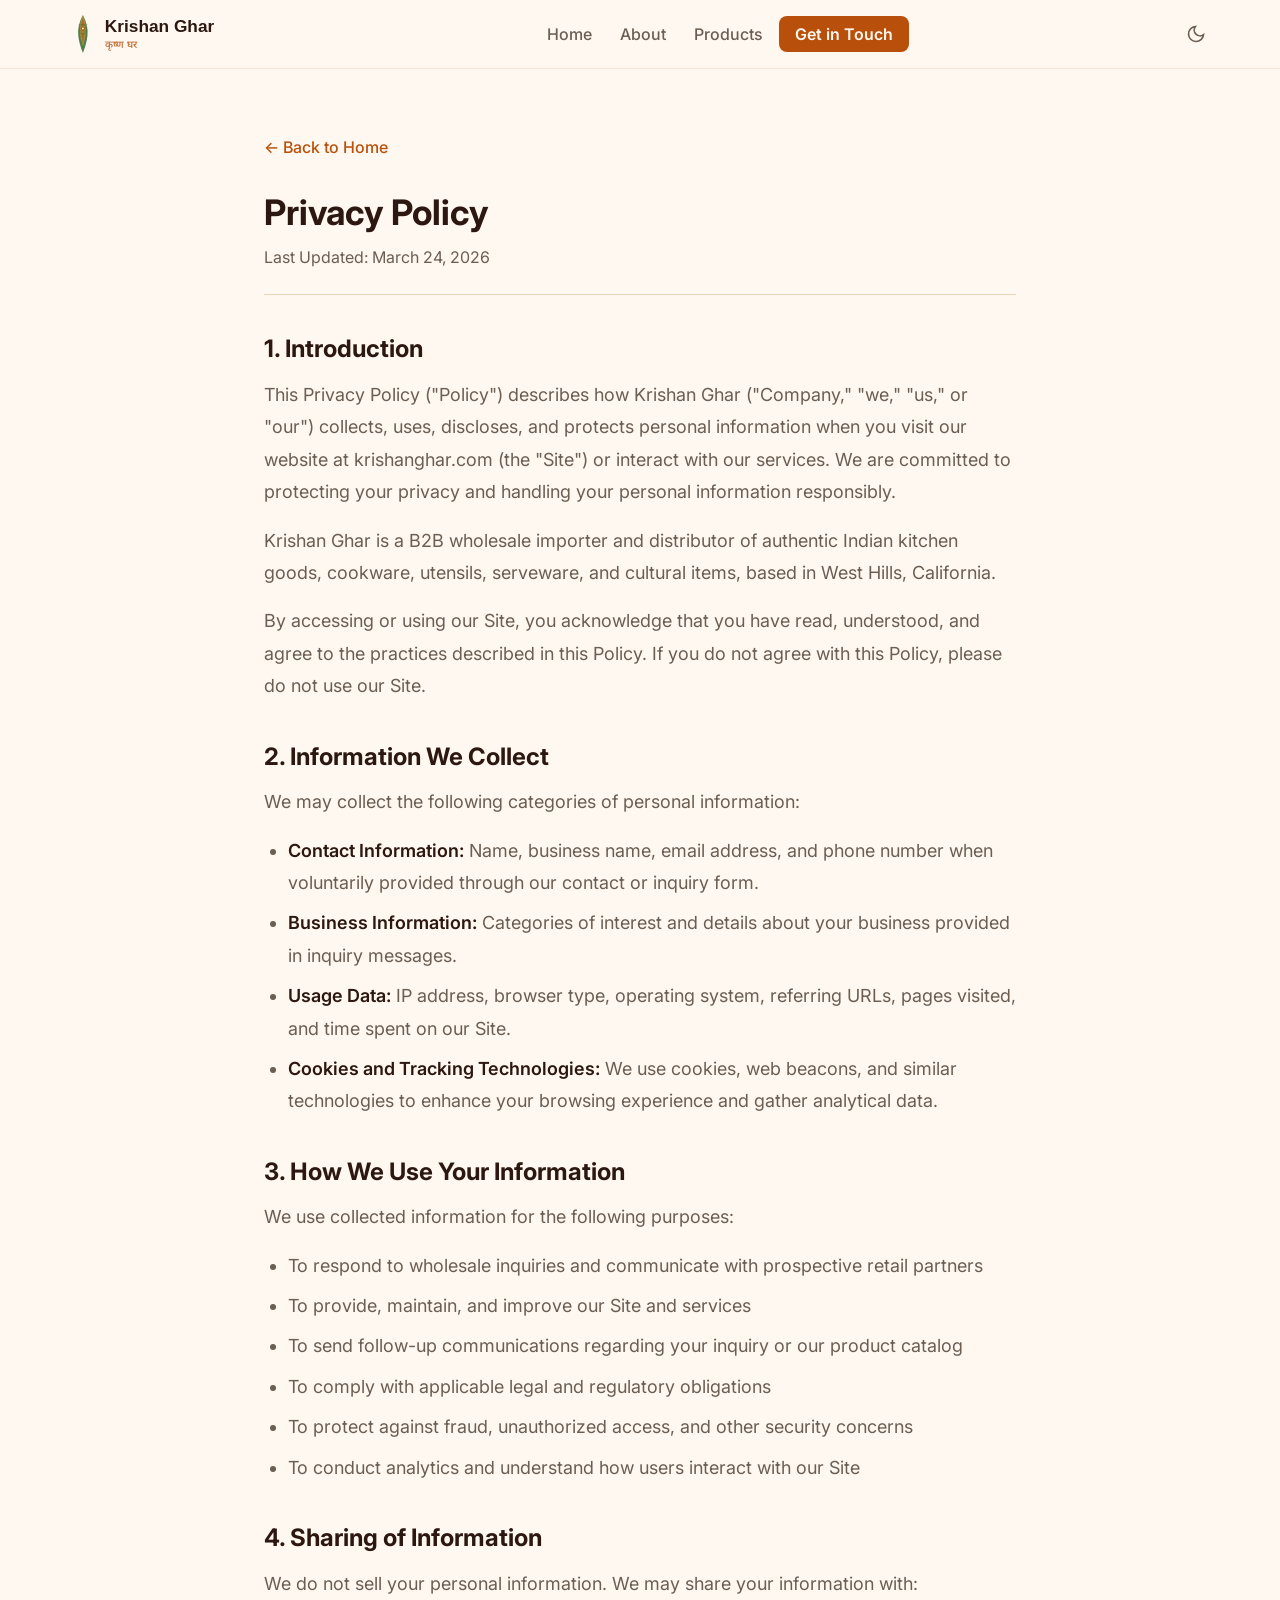
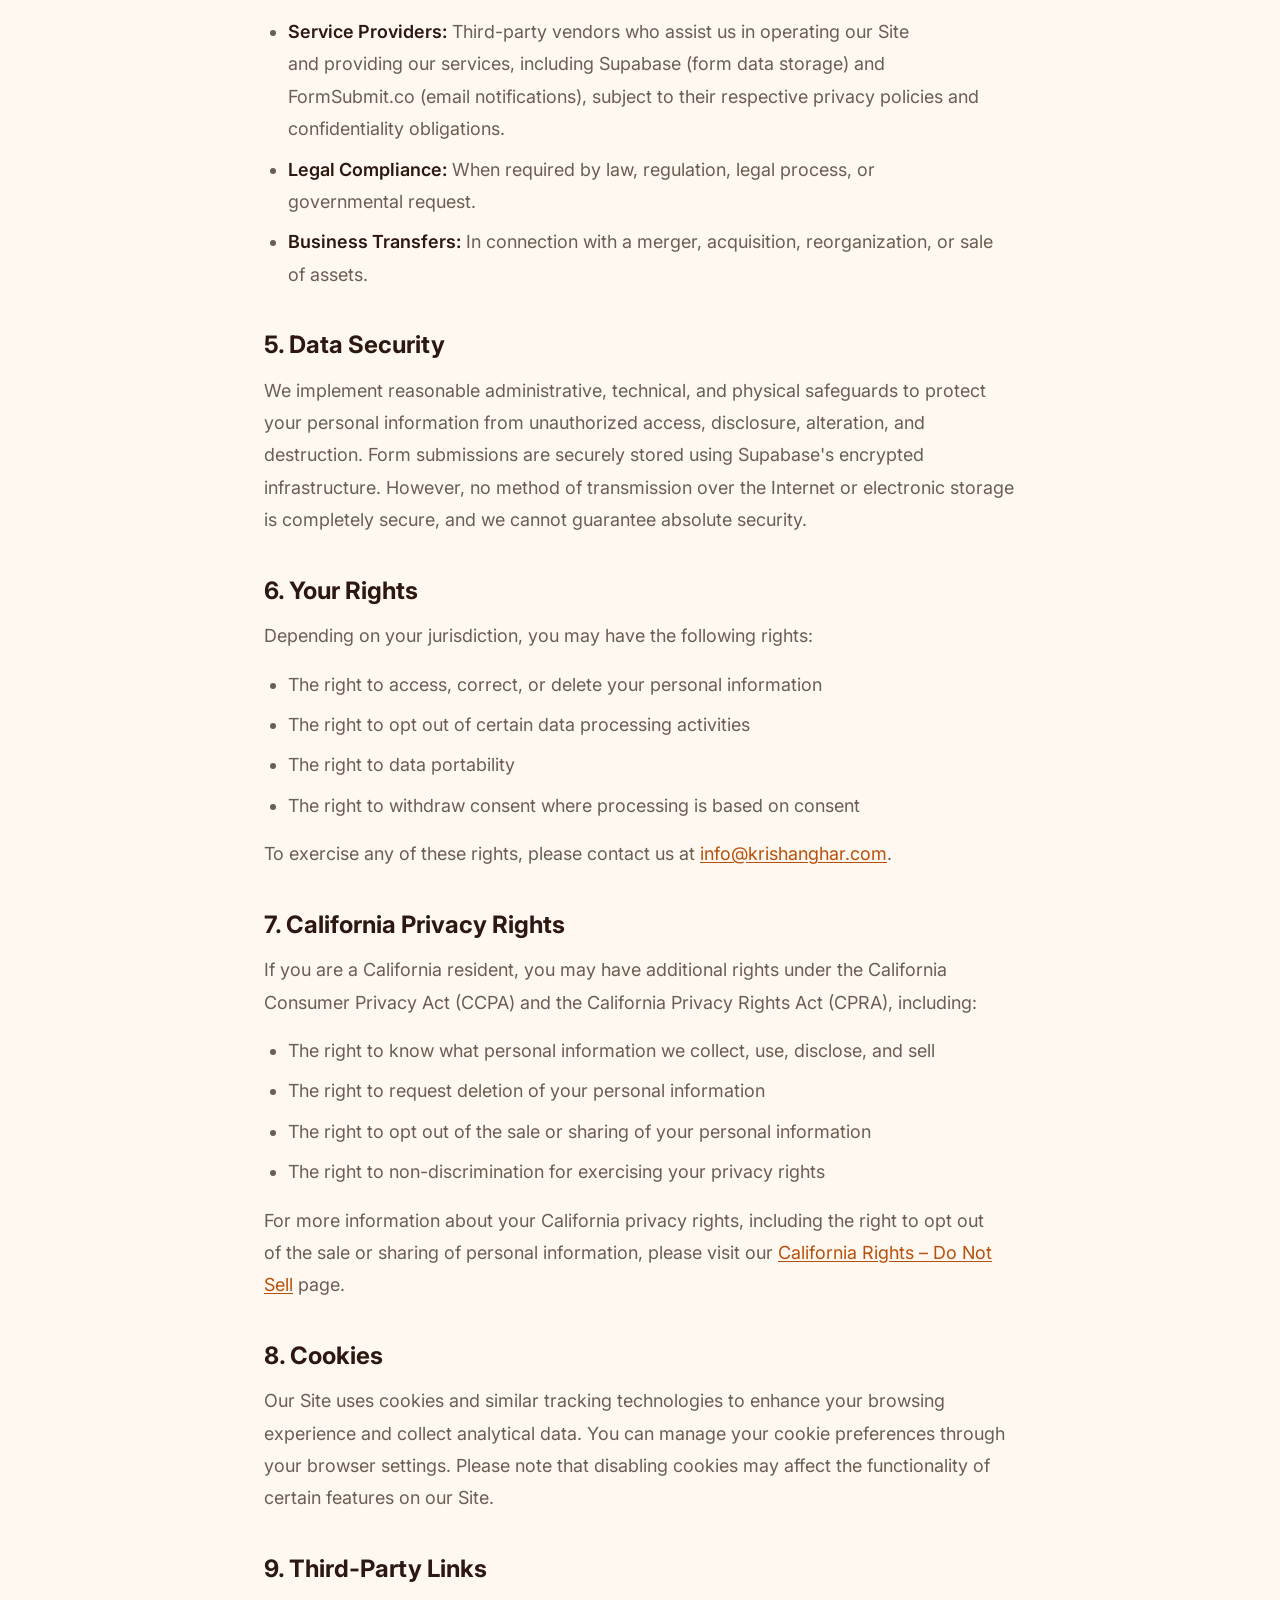
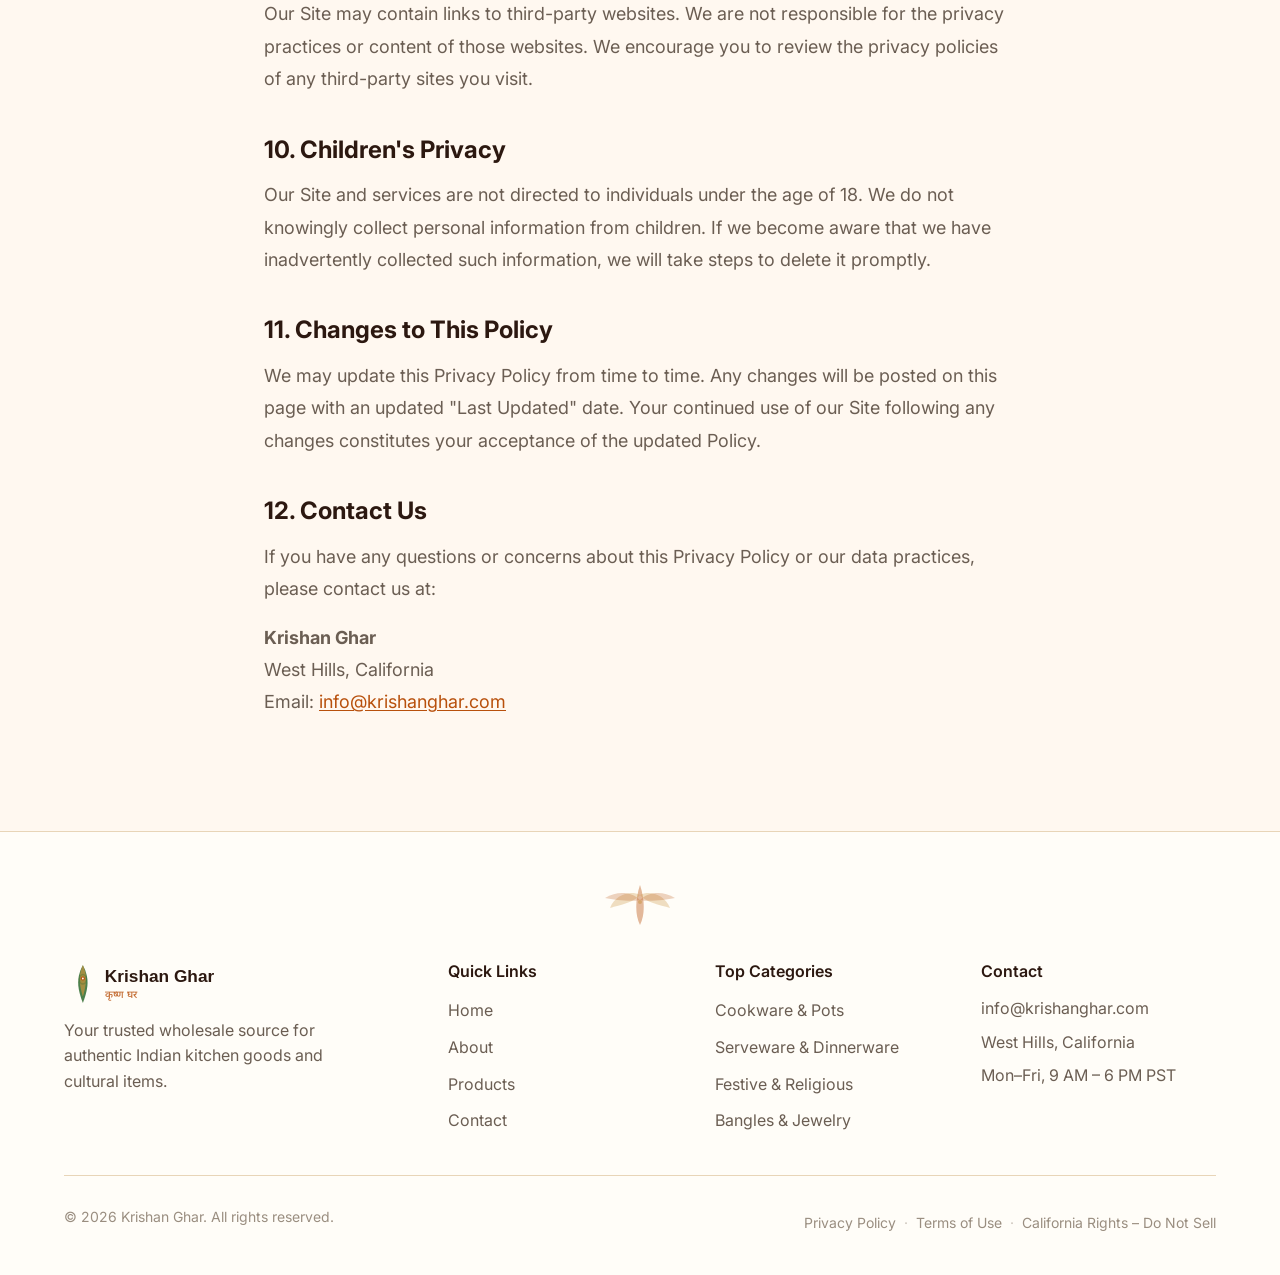
<file: privacy-policy.html>
<!DOCTYPE html>
<html lang="en">
<head>
<meta charset="UTF-8">
<meta name="viewport" content="width=device-width, initial-scale=1.0">
<title>Privacy Policy — Krishan Ghar</title>
<meta name="description" content="Privacy Policy for Krishan Ghar, a B2B wholesale distributor of Indian kitchen goods based in West Hills, California.">

<!-- Fonts -->
<link href="https://api.fontshare.com/v2/css?f[]=satoshi@400,500,700&display=swap" rel="stylesheet">
<link rel="preconnect" href="https://fonts.googleapis.com">
<link rel="preconnect" href="https://fonts.gstatic.com" crossorigin>
<link href="https://fonts.googleapis.com/css2?family=Inter:wght@400;500;600&family=Noto+Sans+Devanagari:wght@400;500;600&display=swap" rel="stylesheet">

<!-- Styles -->
<link rel="stylesheet" href="./style.css">

<!-- Favicon -->
<link rel="icon" type="image/svg+xml" href="data:image/svg+xml,%3Csvg xmlns='http://www.w3.org/2000/svg' viewBox='0 0 32 32'%3E%3Ccircle cx='16' cy='16' r='15' fill='%23B8500C'/%3E%3Cpath d='M16 6c0 0-2 4-2 8s2 10 2 10 2-6 2-10S16 6 16 6z' fill='%23C9943E' opacity='0.9'/%3E%3Cpath d='M10 14c2-2 6-2 6-2s-4 0-6 2c-2 2-2 6-2 6s0-4 2-6z' fill='%232D6A2E' opacity='0.7'/%3E%3Ccircle cx='16' cy='14' r='2' fill='%23FFF8F0'/%3E%3C/svg%3E">
</head>
<body>

<!-- ===== HEADER ===== -->
<header class="header" id="header">
  <div class="header__inner">
    <a href="index.html" class="header__logo" aria-label="Krishan Ghar - Home">
      <svg class="logo-svg" viewBox="0 0 260 56" fill="none" xmlns="http://www.w3.org/2000/svg" aria-label="Krishan Ghar logo with peacock feather motif">
        <g class="logo-feather">
          <path d="M24 4c0 0-6 10-6 22s6 26 6 26 6-14 6-26S24 4 24 4z" fill="var(--color-green)" opacity="0.85"/>
          <path d="M24 4c0 0-4 8-4 18s4 22 4 22 4-12 4-22S24 4 24 4z" fill="var(--color-gold)" opacity="0.7"/>
          <path d="M24 8c0 0-2 6-2 14s2 18 2 18 2-10 2-18S24 8 24 8z" fill="var(--color-saffron)" opacity="0.6"/>
          <ellipse cx="24" cy="22" rx="5" ry="7" fill="var(--color-green)" opacity="0.3"/>
          <ellipse cx="24" cy="22" rx="3.5" ry="5" fill="var(--color-gold)" opacity="0.5"/>
          <circle cx="24" cy="21" r="2.5" fill="var(--color-saffron)"/>
          <circle cx="24" cy="21" r="1.2" fill="var(--color-cream)"/>
          <path d="M18 16c3-1 6 0 6 0" stroke="var(--color-green)" stroke-width="0.5" opacity="0.5"/>
          <path d="M30 16c-3-1-6 0-6 0" stroke="var(--color-green)" stroke-width="0.5" opacity="0.5"/>
          <path d="M17 24c3 0 7 0 7 0" stroke="var(--color-green)" stroke-width="0.5" opacity="0.4"/>
          <path d="M31 24c-3 0-7 0-7 0" stroke="var(--color-green)" stroke-width="0.5" opacity="0.4"/>
        </g>
        <text x="52" y="26" font-family="'Satoshi', sans-serif" font-weight="700" font-size="22" fill="var(--color-text)">Krishan Ghar</text>
        <text x="52" y="46" font-family="'Noto Sans Devanagari', sans-serif" font-weight="500" font-size="13" fill="var(--color-saffron)" opacity="0.85">कृष्ण घर</text>
      </svg>
    </a>

    <nav class="header__nav" id="main-nav" aria-label="Main navigation">
      <ul class="nav__list" role="list">
        <li><a href="index.html#hero" class="nav__link">Home</a></li>
        <li><a href="index.html#about" class="nav__link">About</a></li>
        <li><a href="index.html#products" class="nav__link">Products</a></li>
        <li><a href="index.html#contact" class="nav__link nav__link--cta">Get in Touch</a></li>
      </ul>
    </nav>

    <div class="header__actions">
      <button class="theme-toggle" data-theme-toggle aria-label="Switch to dark mode">
        <svg width="20" height="20" viewBox="0 0 24 24" fill="none" stroke="currentColor" stroke-width="2">
          <path d="M21 12.79A9 9 0 1 1 11.21 3 7 7 0 0 0 21 12.79z"/>
        </svg>
      </button>
      <button class="hamburger" id="hamburger" aria-label="Open menu" aria-expanded="false">
        <span></span>
        <span></span>
        <span></span>
      </button>
    </div>
  </div>
</header>

<!-- ===== PRIVACY POLICY ===== -->
<main class="legal-page">
  <div class="legal-container">
    <a href="index.html" class="legal-back">← Back to Home</a>

    <div class="legal-header">
      <h1>Privacy Policy</h1>
      <p class="legal-updated">Last Updated: March 24, 2026</p>
    </div>

    <div class="legal-content">
      <h2>1. Introduction</h2>
      <p>This Privacy Policy ("Policy") describes how Krishan Ghar ("Company," "we," "us," or "our") collects, uses, discloses, and protects personal information when you visit our website at krishanghar.com (the "Site") or interact with our services. We are committed to protecting your privacy and handling your personal information responsibly.</p>
      <p>Krishan Ghar is a B2B wholesale importer and distributor of authentic Indian kitchen goods, cookware, utensils, serveware, and cultural items, based in West Hills, California.</p>
      <p>By accessing or using our Site, you acknowledge that you have read, understood, and agree to the practices described in this Policy. If you do not agree with this Policy, please do not use our Site.</p>

      <h2>2. Information We Collect</h2>
      <p>We may collect the following categories of personal information:</p>
      <ul>
        <li><strong>Contact Information:</strong> Name, business name, email address, and phone number when voluntarily provided through our contact or inquiry form.</li>
        <li><strong>Business Information:</strong> Categories of interest and details about your business provided in inquiry messages.</li>
        <li><strong>Usage Data:</strong> IP address, browser type, operating system, referring URLs, pages visited, and time spent on our Site.</li>
        <li><strong>Cookies and Tracking Technologies:</strong> We use cookies, web beacons, and similar technologies to enhance your browsing experience and gather analytical data.</li>
      </ul>

      <h2>3. How We Use Your Information</h2>
      <p>We use collected information for the following purposes:</p>
      <ul>
        <li>To respond to wholesale inquiries and communicate with prospective retail partners</li>
        <li>To provide, maintain, and improve our Site and services</li>
        <li>To send follow-up communications regarding your inquiry or our product catalog</li>
        <li>To comply with applicable legal and regulatory obligations</li>
        <li>To protect against fraud, unauthorized access, and other security concerns</li>
        <li>To conduct analytics and understand how users interact with our Site</li>
      </ul>

      <h2>4. Sharing of Information</h2>
      <p>We do not sell your personal information. We may share your information with:</p>
      <ul>
        <li><strong>Service Providers:</strong> Third-party vendors who assist us in operating our Site and providing our services, including Supabase (form data storage) and FormSubmit.co (email notifications), subject to their respective privacy policies and confidentiality obligations.</li>
        <li><strong>Legal Compliance:</strong> When required by law, regulation, legal process, or governmental request.</li>
        <li><strong>Business Transfers:</strong> In connection with a merger, acquisition, reorganization, or sale of assets.</li>
      </ul>

      <h2>5. Data Security</h2>
      <p>We implement reasonable administrative, technical, and physical safeguards to protect your personal information from unauthorized access, disclosure, alteration, and destruction. Form submissions are securely stored using Supabase's encrypted infrastructure. However, no method of transmission over the Internet or electronic storage is completely secure, and we cannot guarantee absolute security.</p>

      <h2>6. Your Rights</h2>
      <p>Depending on your jurisdiction, you may have the following rights:</p>
      <ul>
        <li>The right to access, correct, or delete your personal information</li>
        <li>The right to opt out of certain data processing activities</li>
        <li>The right to data portability</li>
        <li>The right to withdraw consent where processing is based on consent</li>
      </ul>
      <p>To exercise any of these rights, please contact us at <a href="mailto:info@krishanghar.com">info@krishanghar.com</a>.</p>

      <h2>7. California Privacy Rights</h2>
      <p>If you are a California resident, you may have additional rights under the California Consumer Privacy Act (CCPA) and the California Privacy Rights Act (CPRA), including:</p>
      <ul>
        <li>The right to know what personal information we collect, use, disclose, and sell</li>
        <li>The right to request deletion of your personal information</li>
        <li>The right to opt out of the sale or sharing of your personal information</li>
        <li>The right to non-discrimination for exercising your privacy rights</li>
      </ul>
      <p>For more information about your California privacy rights, including the right to opt out of the sale or sharing of personal information, please visit our <a href="california-rights.html">California Rights – Do Not Sell</a> page.</p>

      <h2>8. Cookies</h2>
      <p>Our Site uses cookies and similar tracking technologies to enhance your browsing experience and collect analytical data. You can manage your cookie preferences through your browser settings. Please note that disabling cookies may affect the functionality of certain features on our Site.</p>

      <h2>9. Third-Party Links</h2>
      <p>Our Site may contain links to third-party websites. We are not responsible for the privacy practices or content of those websites. We encourage you to review the privacy policies of any third-party sites you visit.</p>

      <h2>10. Children's Privacy</h2>
      <p>Our Site and services are not directed to individuals under the age of 18. We do not knowingly collect personal information from children. If we become aware that we have inadvertently collected such information, we will take steps to delete it promptly.</p>

      <h2>11. Changes to This Policy</h2>
      <p>We may update this Privacy Policy from time to time. Any changes will be posted on this page with an updated "Last Updated" date. Your continued use of our Site following any changes constitutes your acceptance of the updated Policy.</p>

      <h2>12. Contact Us</h2>
      <p>If you have any questions or concerns about this Privacy Policy or our data practices, please contact us at:</p>
      <p>
        <strong>Krishan Ghar</strong><br>
        West Hills, California<br>
        Email: <a href="mailto:info@krishanghar.com">info@krishanghar.com</a>
      </p>
    </div>
  </div>
</main>

<!-- ===== FOOTER ===== -->
<footer class="footer">
  <div class="footer__lotus" aria-hidden="true">
    <svg viewBox="0 0 120 50" xmlns="http://www.w3.org/2000/svg" width="120" height="50">
      <path d="M60 5 C55 20, 55 35, 60 45 C65 35, 65 20, 60 5z" fill="var(--color-saffron)" opacity="0.4"/>
      <path d="M60 15 C50 10, 35 15, 30 28 C40 25, 55 22, 60 15z" fill="var(--color-gold)" opacity="0.3"/>
      <path d="M60 20 C52 12, 38 10, 25 18 C35 20, 52 22, 60 20z" fill="var(--color-saffron)" opacity="0.25"/>
      <path d="M60 15 C70 10, 85 15, 90 28 C80 25, 65 22, 60 15z" fill="var(--color-gold)" opacity="0.3"/>
      <path d="M60 20 C68 12, 82 10, 95 18 C85 20, 68 22, 60 20z" fill="var(--color-saffron)" opacity="0.25"/>
      <circle cx="60" cy="22" r="2" fill="var(--color-gold)" opacity="0.5"/>
    </svg>
  </div>

  <div class="container">
    <div class="footer__grid">
      <div class="footer__brand">
        <svg class="footer__logo" viewBox="0 0 200 56" fill="none" xmlns="http://www.w3.org/2000/svg" aria-label="Krishan Ghar">
          <g class="logo-feather">
            <path d="M24 4c0 0-6 10-6 22s6 26 6 26 6-14 6-26S24 4 24 4z" fill="var(--color-green)" opacity="0.85"/>
            <path d="M24 4c0 0-4 8-4 18s4 22 4 22 4-12 4-22S24 4 24 4z" fill="var(--color-gold)" opacity="0.7"/>
            <ellipse cx="24" cy="22" rx="5" ry="7" fill="var(--color-green)" opacity="0.3"/>
            <ellipse cx="24" cy="22" rx="3.5" ry="5" fill="var(--color-gold)" opacity="0.5"/>
            <circle cx="24" cy="21" r="2.5" fill="var(--color-saffron)"/>
            <circle cx="24" cy="21" r="1.2" fill="var(--color-cream)"/>
          </g>
          <text x="52" y="26" font-family="'Satoshi', sans-serif" font-weight="700" font-size="22" fill="var(--color-text)">Krishan Ghar</text>
          <text x="52" y="46" font-family="'Noto Sans Devanagari', sans-serif" font-weight="500" font-size="13" fill="var(--color-saffron)" opacity="0.85">कृष्ण घर</text>
        </svg>
        <p class="footer__tagline">Your trusted wholesale source for authentic Indian kitchen goods and cultural items.</p>
      </div>
      <div class="footer__links">
        <h3>Quick Links</h3>
        <ul role="list">
          <li><a href="index.html#hero">Home</a></li>
          <li><a href="index.html#about">About</a></li>
          <li><a href="index.html#products">Products</a></li>
          <li><a href="index.html#contact">Contact</a></li>
        </ul>
      </div>
      <div class="footer__links">
        <h3>Top Categories</h3>
        <ul role="list">
          <li><a href="index.html#products">Cookware & Pots</a></li>
          <li><a href="index.html#products">Serveware & Dinnerware</a></li>
          <li><a href="index.html#products">Festive & Religious</a></li>
          <li><a href="index.html#products">Bangles & Jewelry</a></li>
        </ul>
      </div>
      <div class="footer__contact">
        <h3>Contact</h3>
        <p><a href="mailto:info@krishanghar.com">info@krishanghar.com</a></p>
        <p>West Hills, California</p>
        <p>Mon–Fri, 9 AM – 6 PM PST</p>
      </div>
    </div>
    <div class="footer__bottom">
      <p>&copy; 2026 Krishan Ghar. All rights reserved.</p>
      <div class="footer__legal">
        <a href="privacy-policy.html">Privacy Policy</a>
        <span class="footer__legal-sep">·</span>
        <a href="terms-of-use.html">Terms of Use</a>
        <span class="footer__legal-sep">·</span>
        <a href="california-rights.html">California Rights – Do Not Sell</a>
      </div>
    </div>
  </div>
</footer>

<script src="./script.js"></script>
</body>
</html>
</file>
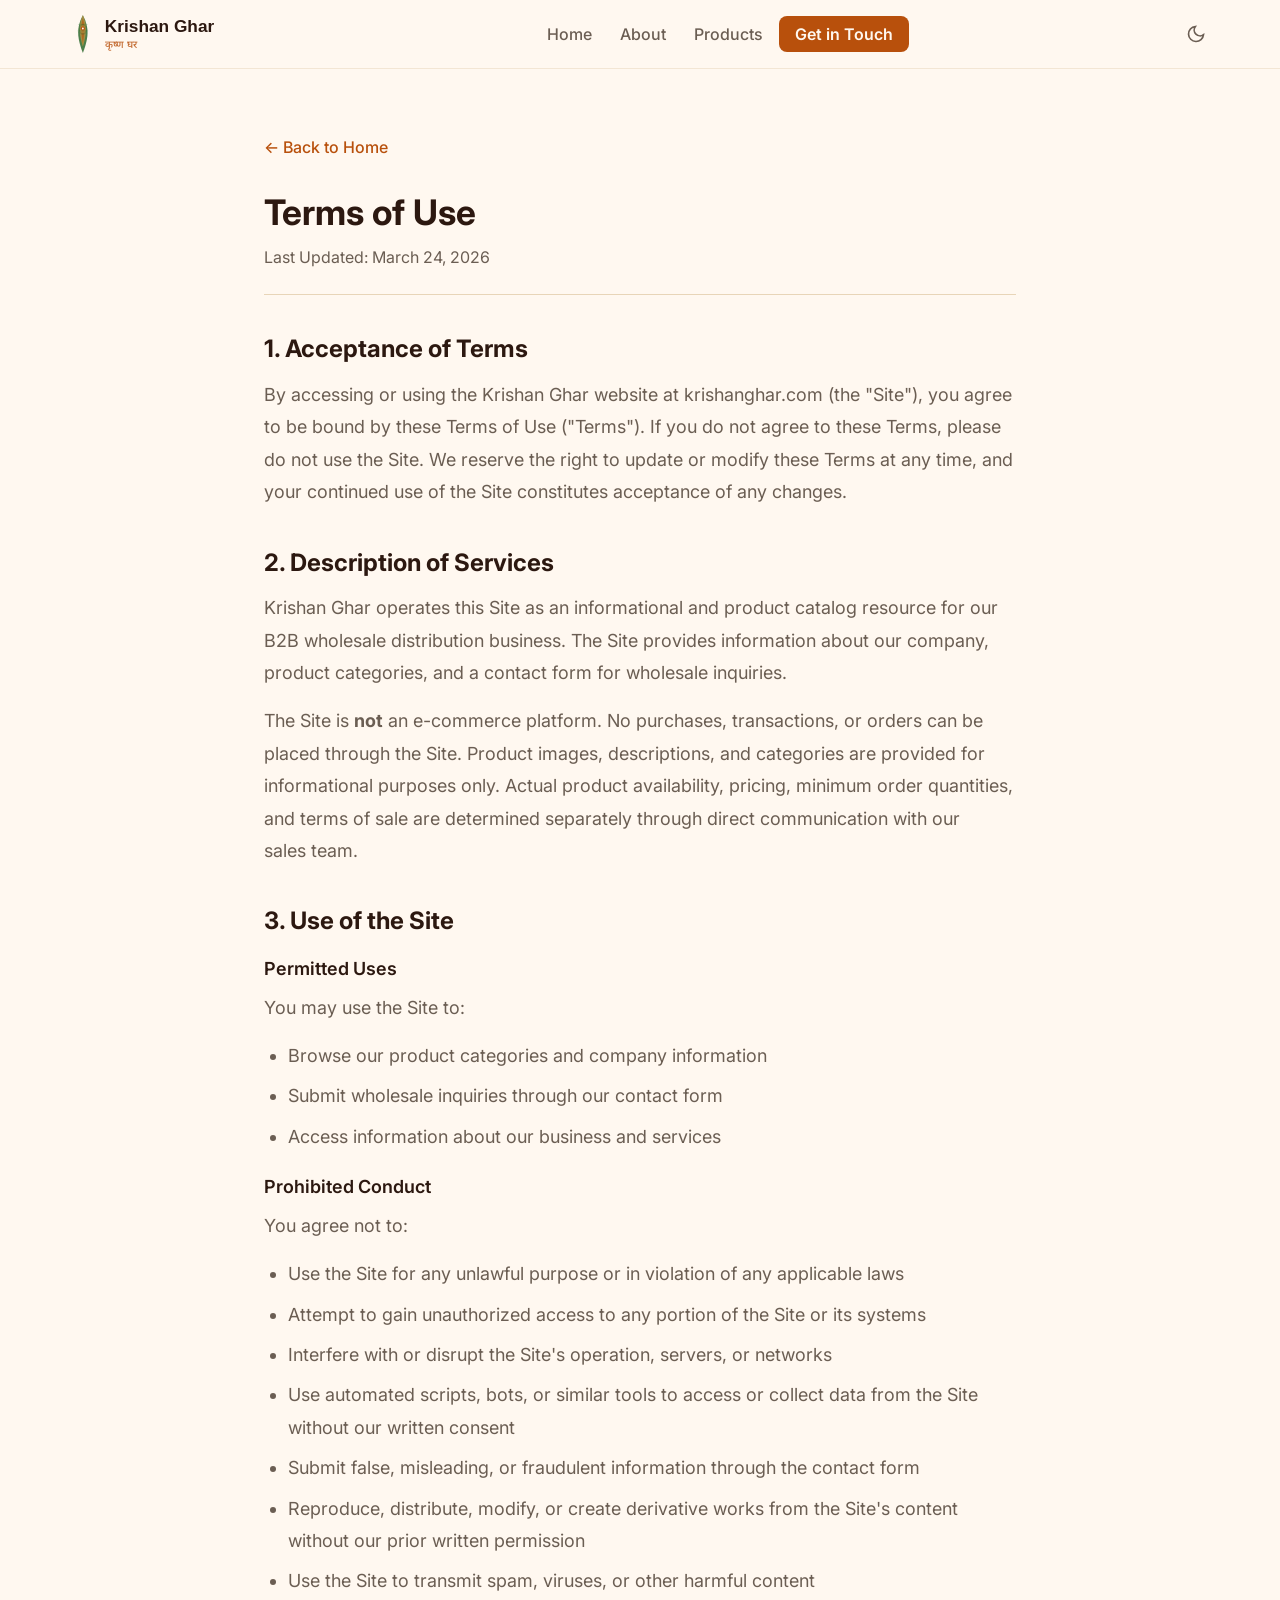
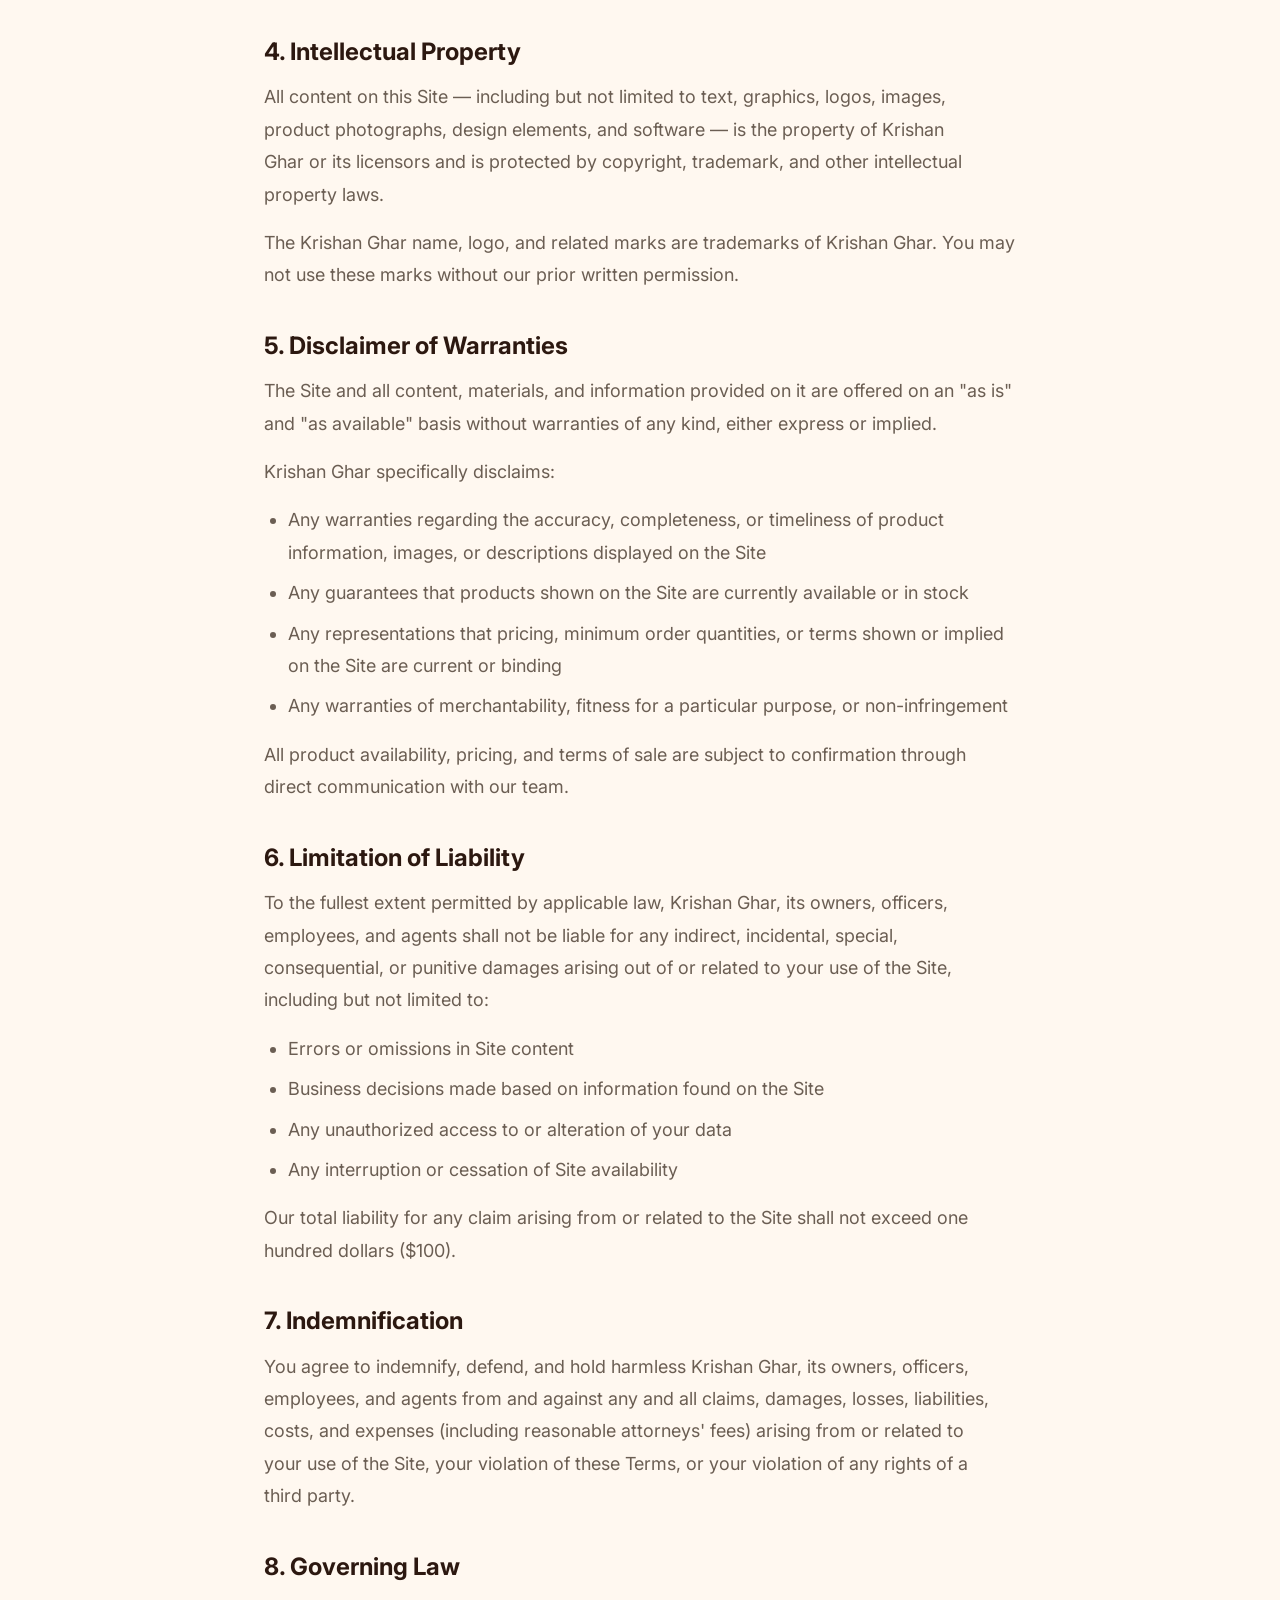
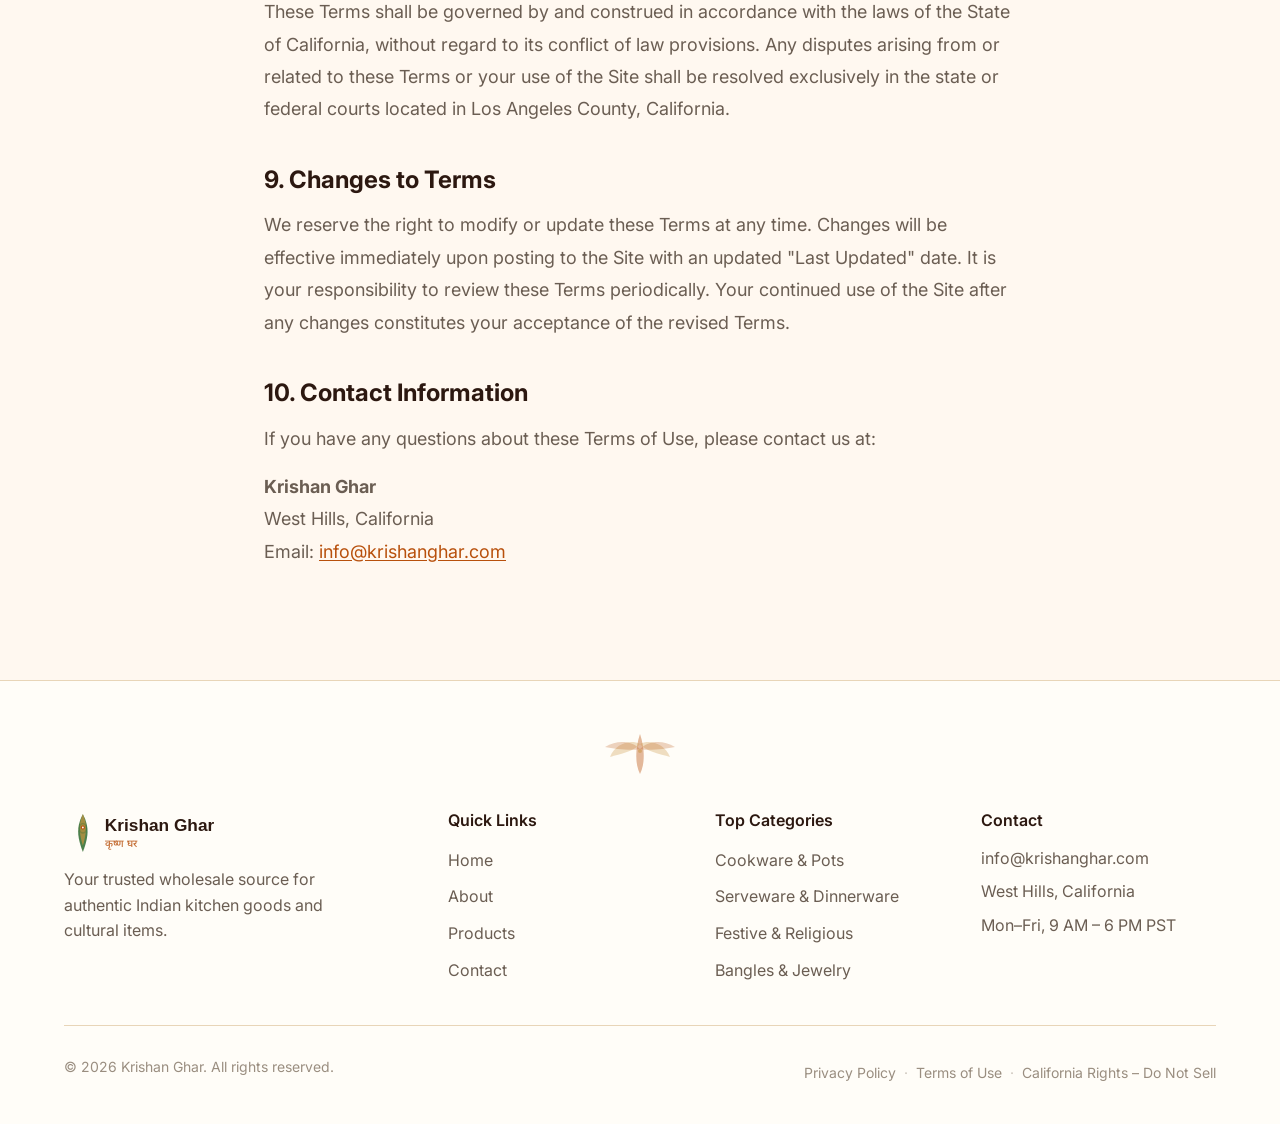
<file: terms-of-use.html>
<!DOCTYPE html>
<html lang="en">
<head>
<meta charset="UTF-8">
<meta name="viewport" content="width=device-width, initial-scale=1.0">
<title>Terms of Use — Krishan Ghar</title>
<meta name="description" content="Terms of Use for Krishan Ghar, a B2B wholesale distributor of Indian kitchen goods based in West Hills, California.">

<!-- Fonts -->
<link href="https://api.fontshare.com/v2/css?f[]=satoshi@400,500,700&display=swap" rel="stylesheet">
<link rel="preconnect" href="https://fonts.googleapis.com">
<link rel="preconnect" href="https://fonts.gstatic.com" crossorigin>
<link href="https://fonts.googleapis.com/css2?family=Inter:wght@400;500;600&family=Noto+Sans+Devanagari:wght@400;500;600&display=swap" rel="stylesheet">

<!-- Styles -->
<link rel="stylesheet" href="./style.css">

<!-- Favicon -->
<link rel="icon" type="image/svg+xml" href="data:image/svg+xml,%3Csvg xmlns='http://www.w3.org/2000/svg' viewBox='0 0 32 32'%3E%3Ccircle cx='16' cy='16' r='15' fill='%23B8500C'/%3E%3Cpath d='M16 6c0 0-2 4-2 8s2 10 2 10 2-6 2-10S16 6 16 6z' fill='%23C9943E' opacity='0.9'/%3E%3Cpath d='M10 14c2-2 6-2 6-2s-4 0-6 2c-2 2-2 6-2 6s0-4 2-6z' fill='%232D6A2E' opacity='0.7'/%3E%3Ccircle cx='16' cy='14' r='2' fill='%23FFF8F0'/%3E%3C/svg%3E">
</head>
<body>

<!-- ===== HEADER ===== -->
<header class="header" id="header">
  <div class="header__inner">
    <a href="index.html" class="header__logo" aria-label="Krishan Ghar - Home">
      <svg class="logo-svg" viewBox="0 0 260 56" fill="none" xmlns="http://www.w3.org/2000/svg" aria-label="Krishan Ghar logo with peacock feather motif">
        <g class="logo-feather">
          <path d="M24 4c0 0-6 10-6 22s6 26 6 26 6-14 6-26S24 4 24 4z" fill="var(--color-green)" opacity="0.85"/>
          <path d="M24 4c0 0-4 8-4 18s4 22 4 22 4-12 4-22S24 4 24 4z" fill="var(--color-gold)" opacity="0.7"/>
          <path d="M24 8c0 0-2 6-2 14s2 18 2 18 2-10 2-18S24 8 24 8z" fill="var(--color-saffron)" opacity="0.6"/>
          <ellipse cx="24" cy="22" rx="5" ry="7" fill="var(--color-green)" opacity="0.3"/>
          <ellipse cx="24" cy="22" rx="3.5" ry="5" fill="var(--color-gold)" opacity="0.5"/>
          <circle cx="24" cy="21" r="2.5" fill="var(--color-saffron)"/>
          <circle cx="24" cy="21" r="1.2" fill="var(--color-cream)"/>
          <path d="M18 16c3-1 6 0 6 0" stroke="var(--color-green)" stroke-width="0.5" opacity="0.5"/>
          <path d="M30 16c-3-1-6 0-6 0" stroke="var(--color-green)" stroke-width="0.5" opacity="0.5"/>
          <path d="M17 24c3 0 7 0 7 0" stroke="var(--color-green)" stroke-width="0.5" opacity="0.4"/>
          <path d="M31 24c-3 0-7 0-7 0" stroke="var(--color-green)" stroke-width="0.5" opacity="0.4"/>
        </g>
        <text x="52" y="26" font-family="'Satoshi', sans-serif" font-weight="700" font-size="22" fill="var(--color-text)">Krishan Ghar</text>
        <text x="52" y="46" font-family="'Noto Sans Devanagari', sans-serif" font-weight="500" font-size="13" fill="var(--color-saffron)" opacity="0.85">कृष्ण घर</text>
      </svg>
    </a>

    <nav class="header__nav" id="main-nav" aria-label="Main navigation">
      <ul class="nav__list" role="list">
        <li><a href="index.html#hero" class="nav__link">Home</a></li>
        <li><a href="index.html#about" class="nav__link">About</a></li>
        <li><a href="index.html#products" class="nav__link">Products</a></li>
        <li><a href="index.html#contact" class="nav__link nav__link--cta">Get in Touch</a></li>
      </ul>
    </nav>

    <div class="header__actions">
      <button class="theme-toggle" data-theme-toggle aria-label="Switch to dark mode">
        <svg width="20" height="20" viewBox="0 0 24 24" fill="none" stroke="currentColor" stroke-width="2">
          <path d="M21 12.79A9 9 0 1 1 11.21 3 7 7 0 0 0 21 12.79z"/>
        </svg>
      </button>
      <button class="hamburger" id="hamburger" aria-label="Open menu" aria-expanded="false">
        <span></span>
        <span></span>
        <span></span>
      </button>
    </div>
  </div>
</header>

<!-- ===== TERMS OF USE ===== -->
<main class="legal-page">
  <div class="legal-container">
    <a href="index.html" class="legal-back">← Back to Home</a>

    <div class="legal-header">
      <h1>Terms of Use</h1>
      <p class="legal-updated">Last Updated: March 24, 2026</p>
    </div>

    <div class="legal-content">
      <h2>1. Acceptance of Terms</h2>
      <p>By accessing or using the Krishan Ghar website at krishanghar.com (the "Site"), you agree to be bound by these Terms of Use ("Terms"). If you do not agree to these Terms, please do not use the Site. We reserve the right to update or modify these Terms at any time, and your continued use of the Site constitutes acceptance of any changes.</p>

      <h2>2. Description of Services</h2>
      <p>Krishan Ghar operates this Site as an informational and product catalog resource for our B2B wholesale distribution business. The Site provides information about our company, product categories, and a contact form for wholesale inquiries.</p>
      <p>The Site is <strong>not</strong> an e-commerce platform. No purchases, transactions, or orders can be placed through the Site. Product images, descriptions, and categories are provided for informational purposes only. Actual product availability, pricing, minimum order quantities, and terms of sale are determined separately through direct communication with our sales team.</p>

      <h2>3. Use of the Site</h2>
      <h3>Permitted Uses</h3>
      <p>You may use the Site to:</p>
      <ul>
        <li>Browse our product categories and company information</li>
        <li>Submit wholesale inquiries through our contact form</li>
        <li>Access information about our business and services</li>
      </ul>

      <h3>Prohibited Conduct</h3>
      <p>You agree not to:</p>
      <ul>
        <li>Use the Site for any unlawful purpose or in violation of any applicable laws</li>
        <li>Attempt to gain unauthorized access to any portion of the Site or its systems</li>
        <li>Interfere with or disrupt the Site's operation, servers, or networks</li>
        <li>Use automated scripts, bots, or similar tools to access or collect data from the Site without our written consent</li>
        <li>Submit false, misleading, or fraudulent information through the contact form</li>
        <li>Reproduce, distribute, modify, or create derivative works from the Site's content without our prior written permission</li>
        <li>Use the Site to transmit spam, viruses, or other harmful content</li>
      </ul>

      <h2>4. Intellectual Property</h2>
      <p>All content on this Site — including but not limited to text, graphics, logos, images, product photographs, design elements, and software — is the property of Krishan Ghar or its licensors and is protected by copyright, trademark, and other intellectual property laws.</p>
      <p>The Krishan Ghar name, logo, and related marks are trademarks of Krishan Ghar. You may not use these marks without our prior written permission.</p>

      <h2>5. Disclaimer of Warranties</h2>
      <p>The Site and all content, materials, and information provided on it are offered on an "as is" and "as available" basis without warranties of any kind, either express or implied.</p>
      <p>Krishan Ghar specifically disclaims:</p>
      <ul>
        <li>Any warranties regarding the accuracy, completeness, or timeliness of product information, images, or descriptions displayed on the Site</li>
        <li>Any guarantees that products shown on the Site are currently available or in stock</li>
        <li>Any representations that pricing, minimum order quantities, or terms shown or implied on the Site are current or binding</li>
        <li>Any warranties of merchantability, fitness for a particular purpose, or non-infringement</li>
      </ul>
      <p>All product availability, pricing, and terms of sale are subject to confirmation through direct communication with our team.</p>

      <h2>6. Limitation of Liability</h2>
      <p>To the fullest extent permitted by applicable law, Krishan Ghar, its owners, officers, employees, and agents shall not be liable for any indirect, incidental, special, consequential, or punitive damages arising out of or related to your use of the Site, including but not limited to:</p>
      <ul>
        <li>Errors or omissions in Site content</li>
        <li>Business decisions made based on information found on the Site</li>
        <li>Any unauthorized access to or alteration of your data</li>
        <li>Any interruption or cessation of Site availability</li>
      </ul>
      <p>Our total liability for any claim arising from or related to the Site shall not exceed one hundred dollars ($100).</p>

      <h2>7. Indemnification</h2>
      <p>You agree to indemnify, defend, and hold harmless Krishan Ghar, its owners, officers, employees, and agents from and against any and all claims, damages, losses, liabilities, costs, and expenses (including reasonable attorneys' fees) arising from or related to your use of the Site, your violation of these Terms, or your violation of any rights of a third party.</p>

      <h2>8. Governing Law</h2>
      <p>These Terms shall be governed by and construed in accordance with the laws of the State of California, without regard to its conflict of law provisions. Any disputes arising from or related to these Terms or your use of the Site shall be resolved exclusively in the state or federal courts located in Los Angeles County, California.</p>

      <h2>9. Changes to Terms</h2>
      <p>We reserve the right to modify or update these Terms at any time. Changes will be effective immediately upon posting to the Site with an updated "Last Updated" date. It is your responsibility to review these Terms periodically. Your continued use of the Site after any changes constitutes your acceptance of the revised Terms.</p>

      <h2>10. Contact Information</h2>
      <p>If you have any questions about these Terms of Use, please contact us at:</p>
      <p>
        <strong>Krishan Ghar</strong><br>
        West Hills, California<br>
        Email: <a href="mailto:info@krishanghar.com">info@krishanghar.com</a>
      </p>
    </div>
  </div>
</main>

<!-- ===== FOOTER ===== -->
<footer class="footer">
  <div class="footer__lotus" aria-hidden="true">
    <svg viewBox="0 0 120 50" xmlns="http://www.w3.org/2000/svg" width="120" height="50">
      <path d="M60 5 C55 20, 55 35, 60 45 C65 35, 65 20, 60 5z" fill="var(--color-saffron)" opacity="0.4"/>
      <path d="M60 15 C50 10, 35 15, 30 28 C40 25, 55 22, 60 15z" fill="var(--color-gold)" opacity="0.3"/>
      <path d="M60 20 C52 12, 38 10, 25 18 C35 20, 52 22, 60 20z" fill="var(--color-saffron)" opacity="0.25"/>
      <path d="M60 15 C70 10, 85 15, 90 28 C80 25, 65 22, 60 15z" fill="var(--color-gold)" opacity="0.3"/>
      <path d="M60 20 C68 12, 82 10, 95 18 C85 20, 68 22, 60 20z" fill="var(--color-saffron)" opacity="0.25"/>
      <circle cx="60" cy="22" r="2" fill="var(--color-gold)" opacity="0.5"/>
    </svg>
  </div>

  <div class="container">
    <div class="footer__grid">
      <div class="footer__brand">
        <svg class="footer__logo" viewBox="0 0 200 56" fill="none" xmlns="http://www.w3.org/2000/svg" aria-label="Krishan Ghar">
          <g class="logo-feather">
            <path d="M24 4c0 0-6 10-6 22s6 26 6 26 6-14 6-26S24 4 24 4z" fill="var(--color-green)" opacity="0.85"/>
            <path d="M24 4c0 0-4 8-4 18s4 22 4 22 4-12 4-22S24 4 24 4z" fill="var(--color-gold)" opacity="0.7"/>
            <ellipse cx="24" cy="22" rx="5" ry="7" fill="var(--color-green)" opacity="0.3"/>
            <ellipse cx="24" cy="22" rx="3.5" ry="5" fill="var(--color-gold)" opacity="0.5"/>
            <circle cx="24" cy="21" r="2.5" fill="var(--color-saffron)"/>
            <circle cx="24" cy="21" r="1.2" fill="var(--color-cream)"/>
          </g>
          <text x="52" y="26" font-family="'Satoshi', sans-serif" font-weight="700" font-size="22" fill="var(--color-text)">Krishan Ghar</text>
          <text x="52" y="46" font-family="'Noto Sans Devanagari', sans-serif" font-weight="500" font-size="13" fill="var(--color-saffron)" opacity="0.85">कृष्ण घर</text>
        </svg>
        <p class="footer__tagline">Your trusted wholesale source for authentic Indian kitchen goods and cultural items.</p>
      </div>
      <div class="footer__links">
        <h3>Quick Links</h3>
        <ul role="list">
          <li><a href="index.html#hero">Home</a></li>
          <li><a href="index.html#about">About</a></li>
          <li><a href="index.html#products">Products</a></li>
          <li><a href="index.html#contact">Contact</a></li>
        </ul>
      </div>
      <div class="footer__links">
        <h3>Top Categories</h3>
        <ul role="list">
          <li><a href="index.html#products">Cookware & Pots</a></li>
          <li><a href="index.html#products">Serveware & Dinnerware</a></li>
          <li><a href="index.html#products">Festive & Religious</a></li>
          <li><a href="index.html#products">Bangles & Jewelry</a></li>
        </ul>
      </div>
      <div class="footer__contact">
        <h3>Contact</h3>
        <p><a href="mailto:info@krishanghar.com">info@krishanghar.com</a></p>
        <p>West Hills, California</p>
        <p>Mon–Fri, 9 AM – 6 PM PST</p>
      </div>
    </div>
    <div class="footer__bottom">
      <p>&copy; 2026 Krishan Ghar. All rights reserved.</p>
      <div class="footer__legal">
        <a href="privacy-policy.html">Privacy Policy</a>
        <span class="footer__legal-sep">·</span>
        <a href="terms-of-use.html">Terms of Use</a>
        <span class="footer__legal-sep">·</span>
        <a href="california-rights.html">California Rights – Do Not Sell</a>
      </div>
    </div>
  </div>
</footer>

<script src="./script.js"></script>
</body>
</html>
</file>
<file: style.css>
/* ============================================
   KRISHAN GHAR — Indian Kitchen Goods Distributor
   Design System & Component Styles
   ============================================ */

/* ── Base Reset ── */
*, *::before, *::after { box-sizing: border-box; margin: 0; padding: 0; }

html {
  -moz-text-size-adjust: none;
  -webkit-text-size-adjust: none;
  text-size-adjust: none;
  -webkit-font-smoothing: antialiased;
  -moz-osx-font-smoothing: grayscale;
  text-rendering: optimizeLegibility;
  scroll-behavior: smooth;
  hanging-punctuation: first last;
  scroll-padding-top: 5rem;
}

/* ── Design Tokens ── */
:root {
  /* Type Scale */
  --text-xs:   clamp(0.75rem,  0.7rem  + 0.25vw, 0.875rem);
  --text-sm:   clamp(0.875rem, 0.8rem  + 0.35vw, 1rem);
  --text-base: clamp(1rem,     0.95rem + 0.25vw, 1.125rem);
  --text-lg:   clamp(1.125rem, 1rem    + 0.75vw, 1.5rem);
  --text-xl:   clamp(1.5rem,   1.2rem  + 1.25vw, 2.25rem);
  --text-2xl:  clamp(2rem,     1.2rem  + 2.5vw,  3.5rem);
  --text-3xl:  clamp(2.5rem,   1rem    + 4vw,    5rem);

  /* Spacing */
  --space-1:  0.25rem;
  --space-2:  0.5rem;
  --space-3:  0.75rem;
  --space-4:  1rem;
  --space-5:  1.25rem;
  --space-6:  1.5rem;
  --space-8:  2rem;
  --space-10: 2.5rem;
  --space-12: 3rem;
  --space-16: 4rem;
  --space-20: 5rem;
  --space-24: 6rem;
  --space-32: 8rem;

  /* Fonts */
  --font-display: 'Satoshi', 'Inter', sans-serif;
  --font-body: 'Inter', 'Satoshi', sans-serif;
  --font-devanagari: 'Noto Sans Devanagari', sans-serif;

  /* Radius */
  --radius-sm: 0.375rem;
  --radius-md: 0.5rem;
  --radius-lg: 0.75rem;
  --radius-xl: 1rem;

  /* Transitions */
  --transition-interactive: 180ms cubic-bezier(0.16, 1, 0.3, 1);
  --transition-smooth: 300ms cubic-bezier(0.16, 1, 0.3, 1);

  /* Content widths */
  --content-narrow: 640px;
  --content-default: 960px;
  --content-wide: 1200px;
}

/* ── Light Mode (Default) ── */
:root, [data-theme="light"] {
  --color-bg: #FFF8F0;
  --color-surface: #FFFDF8;
  --color-surface-2: #FFF5E6;
  --color-card: #F5E6C8;
  --color-card-hover: #F0DDB5;
  --color-divider: #E8D5B8;
  --color-border: #D4C4A8;

  --color-text: #2C1810;
  --color-text-muted: #6B5E53;
  --color-text-faint: #9A8E80;
  --color-text-inverse: #FFF8F0;

  --color-saffron: #B8500C;
  --color-saffron-hover: #9A4209;
  --color-gold: #C9943E;
  --color-gold-light: #D4A84E;
  --color-green: #2D6A2E;
  --color-green-light: #3A8A3C;
  --color-cream: #FFF8F0;

  --shadow-sm: 0 1px 3px rgba(44, 24, 16, 0.06);
  --shadow-md: 0 4px 12px rgba(44, 24, 16, 0.08);
  --shadow-lg: 0 12px 32px rgba(44, 24, 16, 0.12);
  --shadow-card: 0 2px 8px rgba(44, 24, 16, 0.06), 0 0 0 1px rgba(201, 148, 62, 0.08);
}

/* ── Dark Mode ── */
[data-theme="dark"] {
  --color-bg: #1A1410;
  --color-surface: #231C16;
  --color-surface-2: #2C2218;
  --color-card: #2C2218;
  --color-card-hover: #362A1E;
  --color-divider: #3D3228;
  --color-border: #4A3E32;

  --color-text: #E8E0D4;
  --color-text-muted: #9A8E80;
  --color-text-faint: #6B5E53;
  --color-text-inverse: #1A1410;

  --color-saffron: #D4722E;
  --color-saffron-hover: #E8863E;
  --color-gold: #D4A84E;
  --color-gold-light: #E0BA6A;
  --color-green: #4A9A4C;
  --color-green-light: #5CB05E;
  --color-cream: #2C2218;

  --shadow-sm: 0 1px 3px rgba(0, 0, 0, 0.2);
  --shadow-md: 0 4px 12px rgba(0, 0, 0, 0.3);
  --shadow-lg: 0 12px 32px rgba(0, 0, 0, 0.4);
  --shadow-card: 0 2px 8px rgba(0, 0, 0, 0.2), 0 0 0 1px rgba(212, 168, 78, 0.06);
}

/* System preference fallback */
@media (prefers-color-scheme: dark) {
  :root:not([data-theme]) {
    --color-bg: #1A1410;
    --color-surface: #231C16;
    --color-surface-2: #2C2218;
    --color-card: #2C2218;
    --color-card-hover: #362A1E;
    --color-divider: #3D3228;
    --color-border: #4A3E32;
    --color-text: #E8E0D4;
    --color-text-muted: #9A8E80;
    --color-text-faint: #6B5E53;
    --color-text-inverse: #1A1410;
    --color-saffron: #D4722E;
    --color-saffron-hover: #E8863E;
    --color-gold: #D4A84E;
    --color-gold-light: #E0BA6A;
    --color-green: #4A9A4C;
    --color-green-light: #5CB05E;
    --color-cream: #2C2218;
    --shadow-sm: 0 1px 3px rgba(0, 0, 0, 0.2);
    --shadow-md: 0 4px 12px rgba(0, 0, 0, 0.3);
    --shadow-lg: 0 12px 32px rgba(0, 0, 0, 0.4);
    --shadow-card: 0 2px 8px rgba(0, 0, 0, 0.2), 0 0 0 1px rgba(212, 168, 78, 0.06);
  }
}

/* ── Body ── */
body {
  min-height: 100dvh;
  line-height: 1.6;
  font-family: var(--font-body);
  font-size: var(--text-base);
  color: var(--color-text);
  background-color: var(--color-bg);
  overflow-x: hidden;
}

img, picture, video, canvas, svg { display: block; max-width: 100%; height: auto; }
ul[role="list"], ol[role="list"] { list-style: none; }
input, button, textarea, select { font: inherit; color: inherit; }

h1, h2, h3, h4, h5, h6 {
  font-family: var(--font-display);
  text-wrap: balance;
  line-height: 1.15;
}
p, li, figcaption { text-wrap: pretty; max-width: 72ch; }

::selection {
  background: rgba(184, 80, 12, 0.2);
  color: var(--color-text);
}

:focus-visible {
  outline: 2px solid var(--color-saffron);
  outline-offset: 3px;
  border-radius: var(--radius-sm);
}

@media (prefers-reduced-motion: reduce) {
  *, *::before, *::after {
    animation-duration: 0.01ms !important;
    animation-iteration-count: 1 !important;
    transition-duration: 0.01ms !important;
    scroll-behavior: auto !important;
  }
}

button { cursor: pointer; background: none; border: none; }

a, button, [role="button"], input, textarea, select {
  transition: color var(--transition-interactive),
              background var(--transition-interactive),
              border-color var(--transition-interactive),
              box-shadow var(--transition-interactive);
}

.sr-only {
  position: absolute; width: 1px; height: 1px; padding: 0; margin: -1px;
  overflow: hidden; clip: rect(0, 0, 0, 0); white-space: nowrap; border-width: 0;
}

/* ── Container ── */
.container {
  width: 100%;
  max-width: var(--content-wide);
  margin: 0 auto;
  padding: 0 var(--space-6);
}

@media (max-width: 640px) {
  .container { padding: 0 var(--space-4); }
}

/* ── Section Helpers ── */
.section-label {
  font-family: var(--font-display);
  font-size: var(--text-sm);
  font-weight: 600;
  text-transform: uppercase;
  letter-spacing: 0.08em;
  color: var(--color-saffron);
  margin-bottom: var(--space-3);
}

.section-title {
  font-size: var(--text-xl);
  font-weight: 700;
  color: var(--color-text);
  margin-bottom: var(--space-4);
  line-height: 1.2;
}

.section-desc {
  font-size: var(--text-base);
  color: var(--color-text-muted);
  max-width: 60ch;
  margin-bottom: var(--space-10);
}

/* ── Buttons ── */
.btn {
  display: inline-flex;
  align-items: center;
  justify-content: center;
  gap: var(--space-2);
  font-family: var(--font-display);
  font-size: var(--text-sm);
  font-weight: 600;
  padding: var(--space-3) var(--space-6);
  border-radius: var(--radius-md);
  text-decoration: none;
  cursor: pointer;
  border: 2px solid transparent;
  transition: all var(--transition-smooth);
  min-height: 44px;
}

.btn--primary {
  background: var(--color-saffron);
  color: #FFF8F0;
  border-color: var(--color-saffron);
}

.btn--primary:hover {
  background: var(--color-saffron-hover);
  border-color: var(--color-saffron-hover);
  transform: translateY(-1px);
  box-shadow: var(--shadow-md);
}

.btn--outline {
  background: transparent;
  color: var(--color-text);
  border-color: var(--color-border);
}

.btn--outline:hover {
  border-color: var(--color-saffron);
  color: var(--color-saffron);
}

.btn--full { width: 100%; }

/* ============================================
   HEADER
   ============================================ */
.header {
  position: fixed;
  top: 0;
  left: 0;
  right: 0;
  z-index: 100;
  background: color-mix(in srgb, var(--color-bg) 92%, transparent);
  backdrop-filter: blur(12px);
  -webkit-backdrop-filter: blur(12px);
  border-bottom: 1px solid color-mix(in srgb, var(--color-divider) 50%, transparent);
  transition: transform var(--transition-smooth), box-shadow var(--transition-smooth);
}

.header--hidden {
  transform: translateY(-100%);
}

.header--scrolled {
  box-shadow: var(--shadow-sm);
}

.header__inner {
  display: flex;
  align-items: center;
  justify-content: space-between;
  max-width: var(--content-wide);
  margin: 0 auto;
  padding: var(--space-3) var(--space-6);
  gap: var(--space-4);
}

.header__logo {
  text-decoration: none;
  flex-shrink: 0;
}

.logo-svg {
  height: 44px;
  width: auto;
}

.header__nav {
  display: flex;
  align-items: center;
}

.nav__list {
  display: flex;
  align-items: center;
  gap: var(--space-1);
  list-style: none;
}

.nav__link {
  font-family: var(--font-display);
  font-size: var(--text-sm);
  font-weight: 500;
  color: var(--color-text-muted);
  text-decoration: none;
  padding: var(--space-2) var(--space-3);
  border-radius: var(--radius-md);
  transition: all var(--transition-interactive);
}

.nav__link:hover {
  color: var(--color-saffron);
  background: color-mix(in srgb, var(--color-saffron) 8%, transparent);
}

.nav__link--cta {
  background: var(--color-saffron);
  color: #FFF8F0 !important;
  padding: var(--space-2) var(--space-4);
  font-weight: 600;
}

.nav__link--cta:hover {
  background: var(--color-saffron-hover);
}

.header__actions {
  display: flex;
  align-items: center;
  gap: var(--space-2);
}

/* Theme Toggle */
.theme-toggle {
  display: flex;
  align-items: center;
  justify-content: center;
  width: 40px;
  height: 40px;
  border-radius: var(--radius-md);
  color: var(--color-text-muted);
  transition: all var(--transition-interactive);
}

.theme-toggle:hover {
  background: color-mix(in srgb, var(--color-saffron) 10%, transparent);
  color: var(--color-saffron);
}

/* Hamburger */
.hamburger {
  display: none;
  flex-direction: column;
  justify-content: center;
  gap: 5px;
  width: 40px;
  height: 40px;
  padding: var(--space-2);
  border-radius: var(--radius-md);
}

.hamburger span {
  display: block;
  width: 20px;
  height: 2px;
  background: var(--color-text);
  border-radius: 1px;
  transition: all var(--transition-smooth);
}

.hamburger.is-active span:nth-child(1) {
  transform: translateY(7px) rotate(45deg);
}
.hamburger.is-active span:nth-child(2) {
  opacity: 0;
}
.hamburger.is-active span:nth-child(3) {
  transform: translateY(-7px) rotate(-45deg);
}

@media (max-width: 768px) {
  .hamburger { display: flex; }

  .header__nav {
    position: fixed;
    top: 0;
    right: 0;
    width: min(320px, 85vw);
    height: 100dvh;
    background: var(--color-bg);
    flex-direction: column;
    justify-content: center;
    padding: var(--space-8);
    transform: translateX(100%);
    transition: transform var(--transition-smooth);
    box-shadow: var(--shadow-lg);
    z-index: 99;
  }

  .header__nav.is-open {
    transform: translateX(0);
  }

  .nav__list {
    flex-direction: column;
    gap: var(--space-2);
    width: 100%;
  }

  .nav__link {
    font-size: var(--text-lg);
    padding: var(--space-3) var(--space-4);
    width: 100%;
    text-align: left;
  }

  .nav__link--cta {
    text-align: center;
    margin-top: var(--space-4);
  }

  .header__inner {
    padding: var(--space-3) var(--space-4);
  }
}

/* Mobile overlay */
.nav-overlay {
  display: none;
  position: fixed;
  inset: 0;
  background: rgba(0,0,0,0.4);
  z-index: 98;
}
.nav-overlay.is-visible { display: block; }

/* ============================================
   HERO
   ============================================ */
.hero {
  position: relative;
  min-height: 85vh;
  display: flex;
  align-items: center;
  overflow: hidden;
  margin-top: 56px;
}

.hero__image {
  position: absolute;
  inset: 0;
  width: 100%;
  height: 100%;
  object-fit: cover;
  z-index: 0;
}

.hero__overlay {
  position: absolute;
  inset: 0;
  background: linear-gradient(
    135deg,
    rgba(26, 20, 16, 0.85) 0%,
    rgba(44, 24, 16, 0.7) 40%,
    rgba(184, 80, 12, 0.3) 100%
  );
  z-index: 1;
}

/* Paisley texture overlay */
.hero__texture {
  position: absolute;
  inset: 0;
  z-index: 2;
  opacity: 0.04;
  background-image: url("data:image/svg+xml,%3Csvg width='60' height='60' viewBox='0 0 60 60' xmlns='http://www.w3.org/2000/svg'%3E%3Cpath d='M30 10c-5 0-10 8-10 18s10 22 10 22 10-12 10-22S35 10 30 10z' fill='none' stroke='%23C9943E' stroke-width='0.5'/%3E%3Ccircle cx='30' cy='25' r='3' fill='none' stroke='%23C9943E' stroke-width='0.5'/%3E%3Cpath d='M15 35c3-5 10-8 15-8' fill='none' stroke='%23C9943E' stroke-width='0.3'/%3E%3Cpath d='M45 35c-3-5-10-8-15-8' fill='none' stroke='%23C9943E' stroke-width='0.3'/%3E%3C/svg%3E");
  pointer-events: none;
}

.hero__content {
  position: relative;
  z-index: 3;
  max-width: var(--content-wide);
  margin: 0 auto;
  padding: var(--space-12) var(--space-6);
  color: #FFF8F0;
}

.hero__tagline {
  font-family: var(--font-display);
  font-size: var(--text-sm);
  font-weight: 600;
  text-transform: uppercase;
  letter-spacing: 0.12em;
  color: var(--color-gold);
  margin-bottom: var(--space-4);
  opacity: 0;
  animation: fadeInUp 0.8s ease-out 0.2s forwards;
}

.hero__title {
  font-size: var(--text-2xl);
  font-weight: 700;
  line-height: 1.1;
  margin-bottom: var(--space-5);
  color: #FFF8F0;
  opacity: 0;
  animation: fadeInUp 0.8s ease-out 0.4s forwards;
}

.hero__subtitle {
  font-size: var(--text-base);
  line-height: 1.7;
  color: rgba(255, 248, 240, 0.85);
  max-width: 52ch;
  margin-bottom: var(--space-8);
  opacity: 0;
  animation: fadeInUp 0.8s ease-out 0.6s forwards;
}

.hero__actions {
  display: flex;
  flex-wrap: wrap;
  gap: var(--space-4);
  opacity: 0;
  animation: fadeInUp 0.8s ease-out 0.8s forwards;
}

.hero__actions .btn--outline {
  color: #FFF8F0;
  border-color: rgba(255, 248, 240, 0.3);
}

.hero__actions .btn--outline:hover {
  border-color: var(--color-gold);
  color: var(--color-gold);
}

@keyframes fadeInUp {
  from { opacity: 0; transform: translateY(20px); }
  to   { opacity: 1; transform: translateY(0); }
}

@media (max-width: 640px) {
  .hero { min-height: 70vh; }
  .hero__content { padding: var(--space-8) var(--space-4); }
}

/* ============================================
   MANDALA DIVIDER
   ============================================ */
.mandala-divider {
  padding: var(--space-4) 0;
  display: flex;
  justify-content: center;
}

.mandala-divider svg {
  width: 100%;
  max-width: 600px;
  height: 60px;
}

/* ============================================
   ABOUT
   ============================================ */
.about {
  padding: clamp(var(--space-12), 8vw, var(--space-24)) 0;
}

.about__grid {
  display: grid;
  grid-template-columns: 1fr 1fr;
  gap: var(--space-12);
  align-items: center;
}

.about__text {
  font-size: var(--text-base);
  color: var(--color-text-muted);
  margin-bottom: var(--space-4);
  line-height: 1.7;
}

.about__text strong {
  color: var(--color-text);
  font-weight: 600;
}

.about__stats {
  display: flex;
  gap: var(--space-8);
  margin-top: var(--space-8);
  padding-top: var(--space-6);
  border-top: 1px solid var(--color-divider);
}

.stat__number {
  display: block;
  font-family: var(--font-display);
  font-size: var(--text-xl);
  font-weight: 700;
  color: var(--color-saffron);
  line-height: 1;
}

.stat__label {
  display: block;
  font-size: var(--text-xs);
  color: var(--color-text-muted);
  margin-top: var(--space-1);
}

.about__image-wrapper {
  position: relative;
  border-radius: var(--radius-lg);
  overflow: hidden;
}

.about__image-wrapper img {
  width: 100%;
  height: auto;
  aspect-ratio: 4/3;
  object-fit: cover;
  border-radius: var(--radius-lg);
}

/* Rangoli-inspired border on about image */
.about__image-border {
  position: absolute;
  inset: -4px;
  border-radius: calc(var(--radius-lg) + 4px);
  border: 2px solid var(--color-gold);
  opacity: 0.3;
  pointer-events: none;
}

.about__image-border::before {
  content: '';
  position: absolute;
  inset: -6px;
  border-radius: calc(var(--radius-lg) + 10px);
  border: 1px dashed var(--color-gold);
  opacity: 0.2;
}

@media (max-width: 768px) {
  .about__grid {
    grid-template-columns: 1fr;
    gap: var(--space-8);
  }

  .about__visual { order: -1; }

  .about__stats {
    gap: var(--space-6);
  }
}

/* ============================================
   PRODUCTS
   ============================================ */
.products {
  padding: clamp(var(--space-12), 8vw, var(--space-24)) 0;
  background: var(--color-surface);
}

.products__grid {
  display: grid;
  grid-template-columns: repeat(auto-fill, minmax(280px, 1fr));
  gap: var(--space-6);
}

.product-card {
  position: relative;
  background: var(--color-bg);
  border-radius: var(--radius-lg);
  overflow: hidden;
  box-shadow: var(--shadow-card);
  transition: all var(--transition-smooth);
  cursor: default;
}

.product-card:hover {
  transform: translateY(-4px);
  box-shadow: var(--shadow-lg);
}

.product-card__image {
  overflow: hidden;
  aspect-ratio: 4/3;
}

.product-card__image img {
  width: 100%;
  height: 100%;
  object-fit: cover;
  transition: transform 0.5s cubic-bezier(0.16, 1, 0.3, 1);
}

.product-card:hover .product-card__image img {
  transform: scale(1.05);
}

.product-card__content {
  padding: var(--space-4) var(--space-5);
}

.product-card__title {
  font-size: var(--text-base);
  font-weight: 700;
  color: var(--color-text);
  margin-bottom: var(--space-1);
}

.product-card__desc {
  font-size: var(--text-xs);
  color: var(--color-text-muted);
  line-height: 1.5;
}

/* Rangoli-inspired card border */
.product-card__border {
  position: absolute;
  inset: 0;
  border-radius: var(--radius-lg);
  pointer-events: none;
  border: 1px solid color-mix(in srgb, var(--color-gold) 20%, transparent);
  transition: border-color var(--transition-smooth);
}

.product-card:hover .product-card__border {
  border-color: color-mix(in srgb, var(--color-gold) 45%, transparent);
}

/* Corner rangoli accents on card hover */
.product-card__border::before,
.product-card__border::after {
  content: '';
  position: absolute;
  width: 16px;
  height: 16px;
  opacity: 0;
  transition: opacity var(--transition-smooth);
}

.product-card__border::before {
  top: 6px;
  left: 6px;
  border-top: 2px solid var(--color-gold);
  border-left: 2px solid var(--color-gold);
  border-radius: 3px 0 0 0;
}

.product-card__border::after {
  bottom: 6px;
  right: 6px;
  border-bottom: 2px solid var(--color-gold);
  border-right: 2px solid var(--color-gold);
  border-radius: 0 0 3px 0;
}

.product-card:hover .product-card__border::before,
.product-card:hover .product-card__border::after {
  opacity: 0.5;
}

.products__cta {
  text-align: center;
  margin-top: var(--space-10);
}

@media (max-width: 640px) {
  .products__grid {
    grid-template-columns: repeat(auto-fill, minmax(240px, 1fr));
    gap: var(--space-4);
  }
}

/* ============================================
   CONTACT
   ============================================ */
.contact {
  padding: clamp(var(--space-12), 8vw, var(--space-24)) 0;
}

.contact__grid {
  display: grid;
  grid-template-columns: 1fr 1.2fr;
  gap: var(--space-12);
  align-items: start;
}

.contact__text {
  font-size: var(--text-base);
  color: var(--color-text-muted);
  line-height: 1.7;
  margin-bottom: var(--space-8);
}

.contact__details {
  display: flex;
  flex-direction: column;
  gap: var(--space-4);
}

.contact__detail {
  display: flex;
  align-items: center;
  gap: var(--space-3);
  font-size: var(--text-sm);
  color: var(--color-text-muted);
}

.contact__detail a {
  color: var(--color-text-muted);
  text-decoration: none;
  transition: color var(--transition-interactive);
}

.contact__detail a:hover {
  color: var(--color-saffron);
}

.contact__detail svg {
  flex-shrink: 0;
}

/* Form Styles */
.contact__form-wrapper {
  background: var(--color-surface);
  padding: var(--space-8);
  border-radius: var(--radius-xl);
  border: 1px solid var(--color-divider);
}

.form-row {
  display: grid;
  grid-template-columns: 1fr 1fr;
  gap: var(--space-4);
  margin-bottom: var(--space-4);
}

.form-group {
  margin-bottom: var(--space-4);
}

.form-group label {
  display: block;
  font-family: var(--font-display);
  font-size: var(--text-sm);
  font-weight: 500;
  color: var(--color-text);
  margin-bottom: var(--space-2);
}

.required { color: var(--color-saffron); }

.form-group input,
.form-group textarea {
  width: 100%;
  padding: var(--space-3) var(--space-4);
  background: var(--color-bg);
  border: 1px solid var(--color-border);
  border-radius: var(--radius-md);
  font-size: var(--text-base);
  color: var(--color-text);
  transition: all var(--transition-interactive);
}

.form-group input:focus,
.form-group textarea:focus {
  outline: none;
  border-color: var(--color-saffron);
  box-shadow: 0 0 0 3px color-mix(in srgb, var(--color-saffron) 15%, transparent);
}

.form-group input::placeholder,
.form-group textarea::placeholder {
  color: var(--color-text-faint);
}

.form-group input.is-invalid,
.form-group textarea.is-invalid {
  border-color: #c0392b;
}

.form-error {
  display: none;
  font-size: var(--text-xs);
  color: #c0392b;
  margin-top: var(--space-1);
}

.form-group input.is-invalid + .form-error,
.form-group textarea.is-invalid + .form-error {
  display: block;
}

/* Checkbox Grid */
.checkbox-grid {
  display: grid;
  grid-template-columns: repeat(auto-fill, minmax(200px, 1fr));
  gap: var(--space-2);
  margin-top: var(--space-2);
}

.checkbox-label {
  display: flex;
  align-items: center;
  gap: var(--space-2);
  font-size: var(--text-sm);
  color: var(--color-text-muted);
  cursor: pointer;
  padding: var(--space-1) 0;
}

.checkbox-label input[type="checkbox"] {
  width: 18px;
  height: 18px;
  accent-color: var(--color-saffron);
  cursor: pointer;
  flex-shrink: 0;
}

/* Form Messages */
.form__success {
  display: none;
  padding: var(--space-3) var(--space-4);
  background: color-mix(in srgb, var(--color-green) 10%, transparent);
  border: 1px solid color-mix(in srgb, var(--color-green) 30%, transparent);
  border-radius: var(--radius-md);
  color: var(--color-green);
  font-size: var(--text-sm);
  margin-bottom: var(--space-4);
}

.form__success--visible { display: block; }

.form__error-msg {
  display: none;
  padding: var(--space-3) var(--space-4);
  background: color-mix(in srgb, #c0392b 10%, transparent);
  border: 1px solid color-mix(in srgb, #c0392b 30%, transparent);
  border-radius: var(--radius-md);
  color: #c0392b;
  font-size: var(--text-sm);
  margin-bottom: var(--space-4);
}

.form__error-msg--visible { display: block; }

/* Loading state */
.btn__loading { display: none; }
.btn.is-loading .btn__text { display: none; }
.btn.is-loading .btn__loading {
  display: flex;
  animation: spin 1s linear infinite;
}

@keyframes spin {
  from { transform: rotate(0deg); }
  to { transform: rotate(360deg); }
}

@media (max-width: 768px) {
  .contact__grid {
    grid-template-columns: 1fr;
    gap: var(--space-8);
  }

  .form-row {
    grid-template-columns: 1fr;
    gap: var(--space-4);
  }

  .contact__form-wrapper {
    padding: var(--space-5);
  }

  .checkbox-grid {
    grid-template-columns: 1fr;
  }
}

/* ============================================
   FOOTER
   ============================================ */
.footer {
  background: var(--color-surface);
  border-top: 1px solid var(--color-divider);
  padding: var(--space-12) 0 var(--space-6);
}

.footer__lotus {
  display: flex;
  justify-content: center;
  margin-bottom: var(--space-8);
}

.footer__grid {
  display: grid;
  grid-template-columns: 1.5fr 1fr 1fr 1fr;
  gap: var(--space-8);
  margin-bottom: var(--space-10);
}

.footer__logo {
  height: 44px;
  width: auto;
  margin-bottom: var(--space-3);
}

.footer__tagline {
  font-size: var(--text-sm);
  color: var(--color-text-muted);
  line-height: 1.6;
  max-width: 30ch;
}

.footer__links h3,
.footer__contact h3 {
  font-family: var(--font-display);
  font-size: var(--text-sm);
  font-weight: 600;
  color: var(--color-text);
  margin-bottom: var(--space-4);
}

.footer__links ul {
  display: flex;
  flex-direction: column;
  gap: var(--space-2);
}

.footer__links a,
.footer__contact a {
  font-size: var(--text-sm);
  color: var(--color-text-muted);
  text-decoration: none;
  transition: color var(--transition-interactive);
}

.footer__links a:hover,
.footer__contact a:hover {
  color: var(--color-saffron);
}

.footer__contact p {
  font-size: var(--text-sm);
  color: var(--color-text-muted);
  margin-bottom: var(--space-2);
}

.footer__bottom {
  display: flex;
  justify-content: space-between;
  align-items: center;
  padding-top: var(--space-6);
  padding-bottom: var(--space-4);
  border-top: 1px solid var(--color-divider);
  font-size: var(--text-xs);
  color: var(--color-text-faint);
}

.footer__attribution {
  font-size: var(--text-xs);
  color: var(--color-text-faint);
  text-decoration: none;
  transition: color var(--transition-interactive);
}

.footer__attribution:hover {
  color: var(--color-text-muted);
}

@media (max-width: 768px) {
  .footer__grid {
    grid-template-columns: 1fr 1fr;
    gap: var(--space-6);
  }

  .footer__brand {
    grid-column: span 2;
  }

  .footer__bottom {
    flex-direction: column;
    gap: var(--space-2);
    text-align: center;
  }
}

@media (max-width: 480px) {
  .footer__grid {
    grid-template-columns: 1fr;
  }

  .footer__brand {
    grid-column: span 1;
  }
}

/* ============================================
   WHATSAPP BUTTON
   ============================================ */
.whatsapp-btn {
  position: fixed;
  bottom: var(--space-6);
  right: var(--space-6);
  z-index: 90;
  width: 56px;
  height: 56px;
  background: #25D366;
  border-radius: 50%;
  display: flex;
  align-items: center;
  justify-content: center;
  box-shadow: 0 4px 16px rgba(37, 211, 102, 0.3);
  transition: all var(--transition-smooth);
}

.whatsapp-btn:hover {
  transform: scale(1.1);
  box-shadow: 0 6px 24px rgba(37, 211, 102, 0.4);
}

.whatsapp-btn svg {
  width: 28px;
  height: 28px;
}

@media (max-width: 640px) {
  .whatsapp-btn {
    bottom: var(--space-4);
    right: var(--space-4);
    width: 50px;
    height: 50px;
  }

  .whatsapp-btn svg {
    width: 24px;
    height: 24px;
  }
}

/* ============================================
   SCROLL REVEAL ANIMATIONS
   ============================================ */
.reveal {
  opacity: 0;
  transform: translateY(24px);
  transition: opacity 0.6s ease-out, transform 0.6s ease-out;
}

.reveal.is-visible {
  opacity: 1;
  transform: translateY(0);
}

/* ============================================
   PAISLEY / DECORATIVE PATTERNS
   ============================================ */
.products::before {
  content: '';
  position: absolute;
  top: 0;
  right: 0;
  width: 300px;
  height: 300px;
  background-image: url("data:image/svg+xml,%3Csvg width='60' height='60' viewBox='0 0 60 60' xmlns='http://www.w3.org/2000/svg'%3E%3Cpath d='M30 10c-5 0-10 8-10 18s10 22 10 22 10-12 10-22S35 10 30 10z' fill='none' stroke='%23C9943E' stroke-width='0.5'/%3E%3C/svg%3E");
  opacity: 0.03;
  pointer-events: none;
}

.products {
  position: relative;
}

/* ============================================
   LEGAL PAGES
   ============================================ */
.legal-page {
  margin-top: 56px;
  padding: clamp(var(--space-10), 6vw, var(--space-20)) 0 clamp(var(--space-12), 8vw, var(--space-24));
}

.legal-container {
  max-width: 800px;
  margin: 0 auto;
  padding: 0 var(--space-6);
}

@media (max-width: 640px) {
  .legal-container { padding: 0 var(--space-4); }
}

.legal-back {
  display: inline-flex;
  align-items: center;
  gap: var(--space-2);
  font-family: var(--font-display);
  font-size: var(--text-sm);
  font-weight: 500;
  color: var(--color-saffron);
  text-decoration: none;
  margin-bottom: var(--space-8);
  transition: color var(--transition-interactive);
}

.legal-back:hover {
  color: var(--color-saffron-hover);
}

.legal-header {
  margin-bottom: var(--space-10);
  padding-bottom: var(--space-6);
  border-bottom: 1px solid var(--color-divider);
}

.legal-header h1 {
  font-size: var(--text-xl);
  font-weight: 700;
  color: var(--color-text);
  margin-bottom: var(--space-3);
}

.legal-header .legal-updated {
  font-size: var(--text-sm);
  color: var(--color-text-muted);
}

.legal-content h2 {
  font-size: var(--text-lg);
  font-weight: 700;
  color: var(--color-text);
  margin-top: var(--space-10);
  margin-bottom: var(--space-4);
}

.legal-content h3 {
  font-size: var(--text-base);
  font-weight: 600;
  color: var(--color-text);
  margin-top: var(--space-6);
  margin-bottom: var(--space-3);
}

.legal-content p {
  font-size: var(--text-base);
  color: var(--color-text-muted);
  line-height: 1.8;
  margin-bottom: var(--space-4);
  max-width: none;
}

.legal-content ul,
.legal-content ol {
  margin-bottom: var(--space-4);
  padding-left: var(--space-6);
}

.legal-content li {
  font-size: var(--text-base);
  color: var(--color-text-muted);
  line-height: 1.8;
  margin-bottom: var(--space-2);
  max-width: none;
}

.legal-content li strong {
  color: var(--color-text);
  font-weight: 600;
}

.legal-content a {
  color: var(--color-saffron);
  text-decoration: underline;
  text-underline-offset: 2px;
  transition: color var(--transition-interactive);
}

.legal-content a:hover {
  color: var(--color-saffron-hover);
}

.legal-cta {
  display: inline-flex;
  align-items: center;
  justify-content: center;
  gap: var(--space-2);
  font-family: var(--font-display);
  font-size: var(--text-sm);
  font-weight: 600;
  padding: var(--space-3) var(--space-6);
  border-radius: var(--radius-md);
  text-decoration: none;
  background: var(--color-saffron);
  color: #FFF8F0;
  border: 2px solid var(--color-saffron);
  transition: all var(--transition-smooth);
  min-height: 44px;
  margin-top: var(--space-4);
}

.legal-cta:hover {
  background: var(--color-saffron-hover);
  border-color: var(--color-saffron-hover);
  color: #FFF8F0;
  transform: translateY(-1px);
  box-shadow: var(--shadow-md);
}

/* Footer legal links */
.footer__legal {
  display: flex;
  flex-wrap: wrap;
  justify-content: center;
  gap: 0;
  margin-top: var(--space-3);
  font-size: var(--text-xs);
}

.footer__legal a {
  color: var(--color-text-faint);
  text-decoration: none;
  transition: color var(--transition-interactive);
}

.footer__legal a:hover {
  color: var(--color-saffron);
}

.footer__legal-sep {
  color: var(--color-text-faint);
  margin: 0 var(--space-2);
  opacity: 0.5;
}
</file>
